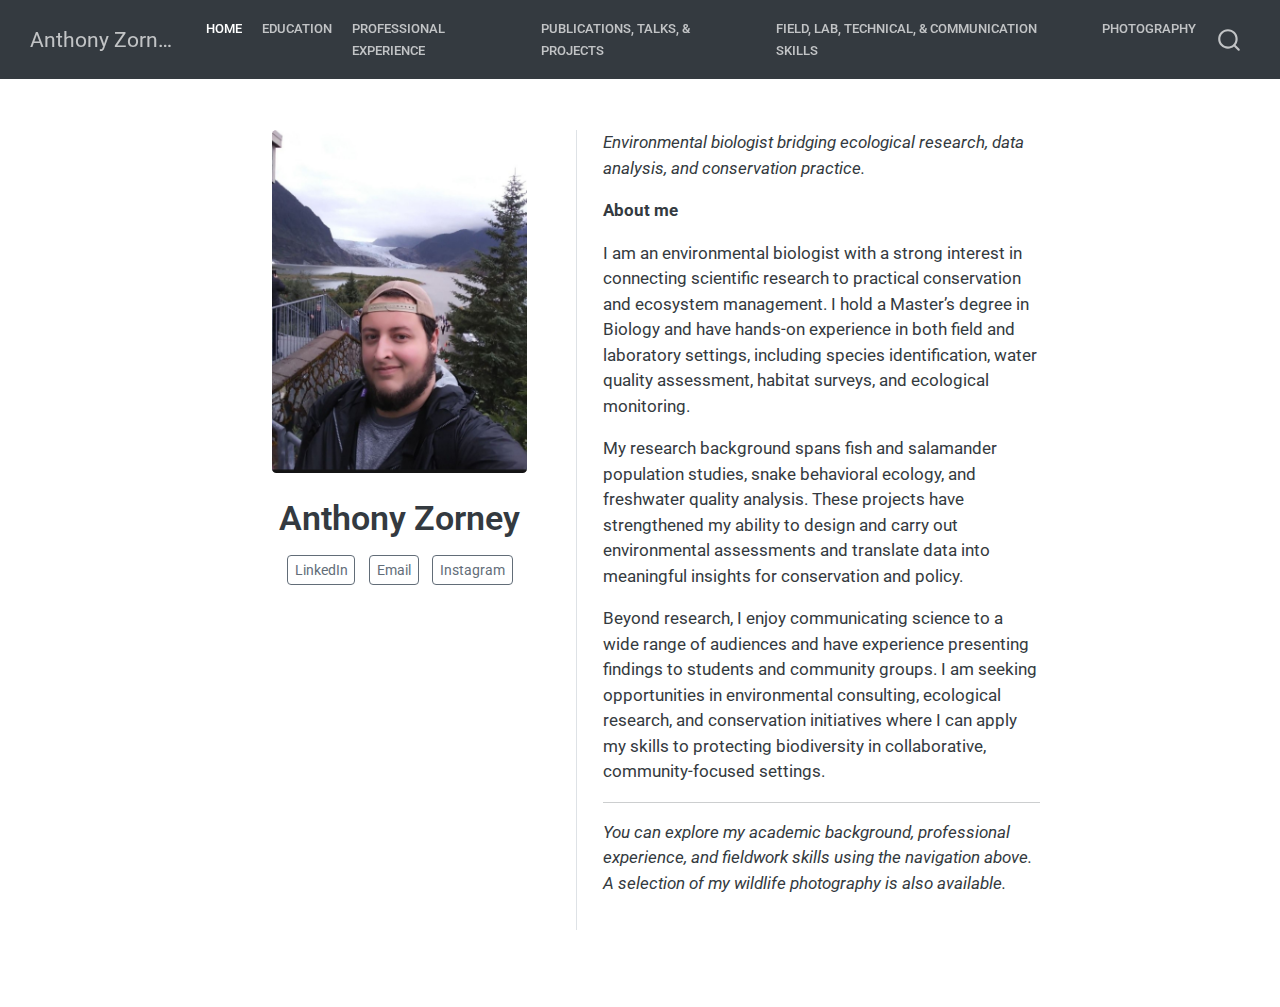
<file: docs/index.html>
<!DOCTYPE html>
<html xmlns="http://www.w3.org/1999/xhtml" lang="en" xml:lang="en"><head>

<meta charset="utf-8">
<meta name="generator" content="quarto-1.7.32">

<meta name="viewport" content="width=device-width, initial-scale=1.0, user-scalable=yes">


<title>Anthony Zorney</title>
<style>
code{white-space: pre-wrap;}
span.smallcaps{font-variant: small-caps;}
div.columns{display: flex; gap: min(4vw, 1.5em);}
div.column{flex: auto; overflow-x: auto;}
div.hanging-indent{margin-left: 1.5em; text-indent: -1.5em;}
ul.task-list{list-style: none;}
ul.task-list li input[type="checkbox"] {
  width: 0.8em;
  margin: 0 0.8em 0.2em -1em; /* quarto-specific, see https://github.com/quarto-dev/quarto-cli/issues/4556 */ 
  vertical-align: middle;
}
</style>


<script src="site_libs/quarto-nav/quarto-nav.js"></script>
<script src="site_libs/quarto-nav/headroom.min.js"></script>
<script src="site_libs/clipboard/clipboard.min.js"></script>
<script src="site_libs/quarto-search/autocomplete.umd.js"></script>
<script src="site_libs/quarto-search/fuse.min.js"></script>
<script src="site_libs/quarto-search/quarto-search.js"></script>
<meta name="quarto:offset" content="./">
<link href="./photos/favicon.png" rel="icon" type="image/png">
<script src="site_libs/quarto-html/quarto.js" type="module"></script>
<script src="site_libs/quarto-html/tabsets/tabsets.js" type="module"></script>
<script src="site_libs/quarto-html/popper.min.js"></script>
<script src="site_libs/quarto-html/tippy.umd.min.js"></script>
<link href="site_libs/quarto-html/tippy.css" rel="stylesheet">
<link href="site_libs/quarto-html/quarto-syntax-highlighting-37eea08aefeeee20ff55810ff984fec1.css" rel="stylesheet" id="quarto-text-highlighting-styles">
<script src="site_libs/bootstrap/bootstrap.min.js"></script>
<link href="site_libs/bootstrap/bootstrap-icons.css" rel="stylesheet">
<link href="site_libs/bootstrap/bootstrap-e83117e711fad372bcb8c8022997a9a8.min.css" rel="stylesheet" append-hash="true" id="quarto-bootstrap" data-mode="light">
<script id="quarto-search-options" type="application/json">{
  "location": "navbar",
  "copy-button": false,
  "collapse-after": 3,
  "panel-placement": "end",
  "type": "overlay",
  "limit": 50,
  "keyboard-shortcut": [
    "f",
    "/",
    "s"
  ],
  "show-item-context": false,
  "language": {
    "search-no-results-text": "No results",
    "search-matching-documents-text": "matching documents",
    "search-copy-link-title": "Copy link to search",
    "search-hide-matches-text": "Hide additional matches",
    "search-more-match-text": "more match in this document",
    "search-more-matches-text": "more matches in this document",
    "search-clear-button-title": "Clear",
    "search-text-placeholder": "",
    "search-detached-cancel-button-title": "Cancel",
    "search-submit-button-title": "Submit",
    "search-label": "Search"
  }
}</script>


<link rel="stylesheet" href="styles.css">
</head>

<body class="nav-fixed fullcontent quarto-light">

<div id="quarto-search-results"></div>
  <header id="quarto-header" class="headroom fixed-top">
    <nav class="navbar navbar-expand-lg " data-bs-theme="dark">
      <div class="navbar-container container-fluid">
      <div class="navbar-brand-container mx-auto">
    <a class="navbar-brand" href="./index.html">
    <span class="navbar-title">Anthony Zorney</span>
    </a>
  </div>
            <div id="quarto-search" class="" title="Search"></div>
          <button class="navbar-toggler" type="button" data-bs-toggle="collapse" data-bs-target="#navbarCollapse" aria-controls="navbarCollapse" role="menu" aria-expanded="false" aria-label="Toggle navigation" onclick="if (window.quartoToggleHeadroom) { window.quartoToggleHeadroom(); }">
  <span class="navbar-toggler-icon"></span>
</button>
          <div class="collapse navbar-collapse" id="navbarCollapse">
            <ul class="navbar-nav navbar-nav-scroll me-auto">
  <li class="nav-item">
    <a class="nav-link active" href="./index.html" aria-current="page"> 
<span class="menu-text">Home</span></a>
  </li>  
  <li class="nav-item">
    <a class="nav-link" href="./education.html"> 
<span class="menu-text">Education</span></a>
  </li>  
  <li class="nav-item">
    <a class="nav-link" href="./experience.html"> 
<span class="menu-text">Professional Experience</span></a>
  </li>  
  <li class="nav-item">
    <a class="nav-link" href="./projects.html"> 
<span class="menu-text">Publications, Talks, &amp; Projects</span></a>
  </li>  
  <li class="nav-item">
    <a class="nav-link" href="./skills.html"> 
<span class="menu-text">Field, Lab, Technical, &amp; Communication Skills</span></a>
  </li>  
  <li class="nav-item">
    <a class="nav-link" href="./photography.html"> 
<span class="menu-text">Photography</span></a>
  </li>  
</ul>
          </div> <!-- /navcollapse -->
            <div class="quarto-navbar-tools">
</div>
      </div> <!-- /container-fluid -->
    </nav>
</header>
<!-- content -->
<div id="quarto-content" class="quarto-container page-columns page-rows-contents page-layout-article page-navbar">
<!-- sidebar -->
<!-- margin-sidebar -->
    
<!-- main -->
<div class="quarto-about-trestles">
  <div class="about-entity">
    <img src="photos/profile.jpg" class="about-image
  rounded " style="width: 15em;">
<header id="title-block-header" class="quarto-title-block default">
<div class="quarto-title">
<h1 class="title">Anthony Zorney</h1>
</div>
<div class="quarto-title-meta">
  </div>
</header>
    <div class="about-links">
  <a href="https://www.linkedin.com/in/anthony-zorney/" class="about-link" rel="" target="">
     <span class="about-link-text">LinkedIn</span>
  </a>
  <a href="mailto:zorney.anthony@gmail.com" class="about-link" rel="" target="">
     <span class="about-link-text">Email</span>
  </a>
  <a href="https://www.instagram.com/az_wildlife_photography" class="about-link" rel="" target="">
     <span class="about-link-text">Instagram</span>
  </a>
</div>
  </div>
  <div class="about-contents"><main class="content" id="quarto-document-content">
<p><em>Environmental biologist bridging ecological research, data analysis, and conservation practice.</em></p>
<p><strong>About me</strong></p>
<p>I am an environmental biologist with a strong interest in connecting scientific research to practical conservation and ecosystem management. I hold a Master’s degree in Biology and have hands-on experience in both field and laboratory settings, including species identification, water quality assessment, habitat surveys, and ecological monitoring.</p>
<p>My research background spans fish and salamander population studies, snake behavioral ecology, and freshwater quality analysis. These projects have strengthened my ability to design and carry out environmental assessments and translate data into meaningful insights for conservation and policy.</p>
<p>Beyond research, I enjoy communicating science to a wide range of audiences and have experience presenting findings to students and community groups. I am seeking opportunities in environmental consulting, ecological research, and conservation initiatives where I can apply my skills to protecting biodiversity in collaborative, community-focused settings.</p>
<hr>
<p><em>You can explore my academic background, professional experience, and fieldwork skills using the navigation above. A selection of my wildlife photography is also available.</em></p>


</main></div>
</div>
 <!-- /main -->
<script id="quarto-html-after-body" type="application/javascript">
  window.document.addEventListener("DOMContentLoaded", function (event) {
    const isCodeAnnotation = (el) => {
      for (const clz of el.classList) {
        if (clz.startsWith('code-annotation-')) {                     
          return true;
        }
      }
      return false;
    }
    const onCopySuccess = function(e) {
      // button target
      const button = e.trigger;
      // don't keep focus
      button.blur();
      // flash "checked"
      button.classList.add('code-copy-button-checked');
      var currentTitle = button.getAttribute("title");
      button.setAttribute("title", "Copied!");
      let tooltip;
      if (window.bootstrap) {
        button.setAttribute("data-bs-toggle", "tooltip");
        button.setAttribute("data-bs-placement", "left");
        button.setAttribute("data-bs-title", "Copied!");
        tooltip = new bootstrap.Tooltip(button, 
          { trigger: "manual", 
            customClass: "code-copy-button-tooltip",
            offset: [0, -8]});
        tooltip.show();    
      }
      setTimeout(function() {
        if (tooltip) {
          tooltip.hide();
          button.removeAttribute("data-bs-title");
          button.removeAttribute("data-bs-toggle");
          button.removeAttribute("data-bs-placement");
        }
        button.setAttribute("title", currentTitle);
        button.classList.remove('code-copy-button-checked');
      }, 1000);
      // clear code selection
      e.clearSelection();
    }
    const getTextToCopy = function(trigger) {
        const codeEl = trigger.previousElementSibling.cloneNode(true);
        for (const childEl of codeEl.children) {
          if (isCodeAnnotation(childEl)) {
            childEl.remove();
          }
        }
        return codeEl.innerText;
    }
    const clipboard = new window.ClipboardJS('.code-copy-button:not([data-in-quarto-modal])', {
      text: getTextToCopy
    });
    clipboard.on('success', onCopySuccess);
    if (window.document.getElementById('quarto-embedded-source-code-modal')) {
      const clipboardModal = new window.ClipboardJS('.code-copy-button[data-in-quarto-modal]', {
        text: getTextToCopy,
        container: window.document.getElementById('quarto-embedded-source-code-modal')
      });
      clipboardModal.on('success', onCopySuccess);
    }
      var localhostRegex = new RegExp(/^(?:http|https):\/\/localhost\:?[0-9]*\//);
      var mailtoRegex = new RegExp(/^mailto:/);
        var filterRegex = new RegExp('/' + window.location.host + '/');
      var isInternal = (href) => {
          return filterRegex.test(href) || localhostRegex.test(href) || mailtoRegex.test(href);
      }
      // Inspect non-navigation links and adorn them if external
     var links = window.document.querySelectorAll('a[href]:not(.nav-link):not(.navbar-brand):not(.toc-action):not(.sidebar-link):not(.sidebar-item-toggle):not(.pagination-link):not(.no-external):not([aria-hidden]):not(.dropdown-item):not(.quarto-navigation-tool):not(.about-link)');
      for (var i=0; i<links.length; i++) {
        const link = links[i];
        if (!isInternal(link.href)) {
          // undo the damage that might have been done by quarto-nav.js in the case of
          // links that we want to consider external
          if (link.dataset.originalHref !== undefined) {
            link.href = link.dataset.originalHref;
          }
        }
      }
    function tippyHover(el, contentFn, onTriggerFn, onUntriggerFn) {
      const config = {
        allowHTML: true,
        maxWidth: 500,
        delay: 100,
        arrow: false,
        appendTo: function(el) {
            return el.parentElement;
        },
        interactive: true,
        interactiveBorder: 10,
        theme: 'quarto',
        placement: 'bottom-start',
      };
      if (contentFn) {
        config.content = contentFn;
      }
      if (onTriggerFn) {
        config.onTrigger = onTriggerFn;
      }
      if (onUntriggerFn) {
        config.onUntrigger = onUntriggerFn;
      }
      window.tippy(el, config); 
    }
    const noterefs = window.document.querySelectorAll('a[role="doc-noteref"]');
    for (var i=0; i<noterefs.length; i++) {
      const ref = noterefs[i];
      tippyHover(ref, function() {
        // use id or data attribute instead here
        let href = ref.getAttribute('data-footnote-href') || ref.getAttribute('href');
        try { href = new URL(href).hash; } catch {}
        const id = href.replace(/^#\/?/, "");
        const note = window.document.getElementById(id);
        if (note) {
          return note.innerHTML;
        } else {
          return "";
        }
      });
    }
    const xrefs = window.document.querySelectorAll('a.quarto-xref');
    const processXRef = (id, note) => {
      // Strip column container classes
      const stripColumnClz = (el) => {
        el.classList.remove("page-full", "page-columns");
        if (el.children) {
          for (const child of el.children) {
            stripColumnClz(child);
          }
        }
      }
      stripColumnClz(note)
      if (id === null || id.startsWith('sec-')) {
        // Special case sections, only their first couple elements
        const container = document.createElement("div");
        if (note.children && note.children.length > 2) {
          container.appendChild(note.children[0].cloneNode(true));
          for (let i = 1; i < note.children.length; i++) {
            const child = note.children[i];
            if (child.tagName === "P" && child.innerText === "") {
              continue;
            } else {
              container.appendChild(child.cloneNode(true));
              break;
            }
          }
          if (window.Quarto?.typesetMath) {
            window.Quarto.typesetMath(container);
          }
          return container.innerHTML
        } else {
          if (window.Quarto?.typesetMath) {
            window.Quarto.typesetMath(note);
          }
          return note.innerHTML;
        }
      } else {
        // Remove any anchor links if they are present
        const anchorLink = note.querySelector('a.anchorjs-link');
        if (anchorLink) {
          anchorLink.remove();
        }
        if (window.Quarto?.typesetMath) {
          window.Quarto.typesetMath(note);
        }
        if (note.classList.contains("callout")) {
          return note.outerHTML;
        } else {
          return note.innerHTML;
        }
      }
    }
    for (var i=0; i<xrefs.length; i++) {
      const xref = xrefs[i];
      tippyHover(xref, undefined, function(instance) {
        instance.disable();
        let url = xref.getAttribute('href');
        let hash = undefined; 
        if (url.startsWith('#')) {
          hash = url;
        } else {
          try { hash = new URL(url).hash; } catch {}
        }
        if (hash) {
          const id = hash.replace(/^#\/?/, "");
          const note = window.document.getElementById(id);
          if (note !== null) {
            try {
              const html = processXRef(id, note.cloneNode(true));
              instance.setContent(html);
            } finally {
              instance.enable();
              instance.show();
            }
          } else {
            // See if we can fetch this
            fetch(url.split('#')[0])
            .then(res => res.text())
            .then(html => {
              const parser = new DOMParser();
              const htmlDoc = parser.parseFromString(html, "text/html");
              const note = htmlDoc.getElementById(id);
              if (note !== null) {
                const html = processXRef(id, note);
                instance.setContent(html);
              } 
            }).finally(() => {
              instance.enable();
              instance.show();
            });
          }
        } else {
          // See if we can fetch a full url (with no hash to target)
          // This is a special case and we should probably do some content thinning / targeting
          fetch(url)
          .then(res => res.text())
          .then(html => {
            const parser = new DOMParser();
            const htmlDoc = parser.parseFromString(html, "text/html");
            const note = htmlDoc.querySelector('main.content');
            if (note !== null) {
              // This should only happen for chapter cross references
              // (since there is no id in the URL)
              // remove the first header
              if (note.children.length > 0 && note.children[0].tagName === "HEADER") {
                note.children[0].remove();
              }
              const html = processXRef(null, note);
              instance.setContent(html);
            } 
          }).finally(() => {
            instance.enable();
            instance.show();
          });
        }
      }, function(instance) {
      });
    }
        let selectedAnnoteEl;
        const selectorForAnnotation = ( cell, annotation) => {
          let cellAttr = 'data-code-cell="' + cell + '"';
          let lineAttr = 'data-code-annotation="' +  annotation + '"';
          const selector = 'span[' + cellAttr + '][' + lineAttr + ']';
          return selector;
        }
        const selectCodeLines = (annoteEl) => {
          const doc = window.document;
          const targetCell = annoteEl.getAttribute("data-target-cell");
          const targetAnnotation = annoteEl.getAttribute("data-target-annotation");
          const annoteSpan = window.document.querySelector(selectorForAnnotation(targetCell, targetAnnotation));
          const lines = annoteSpan.getAttribute("data-code-lines").split(",");
          const lineIds = lines.map((line) => {
            return targetCell + "-" + line;
          })
          let top = null;
          let height = null;
          let parent = null;
          if (lineIds.length > 0) {
              //compute the position of the single el (top and bottom and make a div)
              const el = window.document.getElementById(lineIds[0]);
              top = el.offsetTop;
              height = el.offsetHeight;
              parent = el.parentElement.parentElement;
            if (lineIds.length > 1) {
              const lastEl = window.document.getElementById(lineIds[lineIds.length - 1]);
              const bottom = lastEl.offsetTop + lastEl.offsetHeight;
              height = bottom - top;
            }
            if (top !== null && height !== null && parent !== null) {
              // cook up a div (if necessary) and position it 
              let div = window.document.getElementById("code-annotation-line-highlight");
              if (div === null) {
                div = window.document.createElement("div");
                div.setAttribute("id", "code-annotation-line-highlight");
                div.style.position = 'absolute';
                parent.appendChild(div);
              }
              div.style.top = top - 2 + "px";
              div.style.height = height + 4 + "px";
              div.style.left = 0;
              let gutterDiv = window.document.getElementById("code-annotation-line-highlight-gutter");
              if (gutterDiv === null) {
                gutterDiv = window.document.createElement("div");
                gutterDiv.setAttribute("id", "code-annotation-line-highlight-gutter");
                gutterDiv.style.position = 'absolute';
                const codeCell = window.document.getElementById(targetCell);
                const gutter = codeCell.querySelector('.code-annotation-gutter');
                gutter.appendChild(gutterDiv);
              }
              gutterDiv.style.top = top - 2 + "px";
              gutterDiv.style.height = height + 4 + "px";
            }
            selectedAnnoteEl = annoteEl;
          }
        };
        const unselectCodeLines = () => {
          const elementsIds = ["code-annotation-line-highlight", "code-annotation-line-highlight-gutter"];
          elementsIds.forEach((elId) => {
            const div = window.document.getElementById(elId);
            if (div) {
              div.remove();
            }
          });
          selectedAnnoteEl = undefined;
        };
          // Handle positioning of the toggle
      window.addEventListener(
        "resize",
        throttle(() => {
          elRect = undefined;
          if (selectedAnnoteEl) {
            selectCodeLines(selectedAnnoteEl);
          }
        }, 10)
      );
      function throttle(fn, ms) {
      let throttle = false;
      let timer;
        return (...args) => {
          if(!throttle) { // first call gets through
              fn.apply(this, args);
              throttle = true;
          } else { // all the others get throttled
              if(timer) clearTimeout(timer); // cancel #2
              timer = setTimeout(() => {
                fn.apply(this, args);
                timer = throttle = false;
              }, ms);
          }
        };
      }
        // Attach click handler to the DT
        const annoteDls = window.document.querySelectorAll('dt[data-target-cell]');
        for (const annoteDlNode of annoteDls) {
          annoteDlNode.addEventListener('click', (event) => {
            const clickedEl = event.target;
            if (clickedEl !== selectedAnnoteEl) {
              unselectCodeLines();
              const activeEl = window.document.querySelector('dt[data-target-cell].code-annotation-active');
              if (activeEl) {
                activeEl.classList.remove('code-annotation-active');
              }
              selectCodeLines(clickedEl);
              clickedEl.classList.add('code-annotation-active');
            } else {
              // Unselect the line
              unselectCodeLines();
              clickedEl.classList.remove('code-annotation-active');
            }
          });
        }
    const findCites = (el) => {
      const parentEl = el.parentElement;
      if (parentEl) {
        const cites = parentEl.dataset.cites;
        if (cites) {
          return {
            el,
            cites: cites.split(' ')
          };
        } else {
          return findCites(el.parentElement)
        }
      } else {
        return undefined;
      }
    };
    var bibliorefs = window.document.querySelectorAll('a[role="doc-biblioref"]');
    for (var i=0; i<bibliorefs.length; i++) {
      const ref = bibliorefs[i];
      const citeInfo = findCites(ref);
      if (citeInfo) {
        tippyHover(citeInfo.el, function() {
          var popup = window.document.createElement('div');
          citeInfo.cites.forEach(function(cite) {
            var citeDiv = window.document.createElement('div');
            citeDiv.classList.add('hanging-indent');
            citeDiv.classList.add('csl-entry');
            var biblioDiv = window.document.getElementById('ref-' + cite);
            if (biblioDiv) {
              citeDiv.innerHTML = biblioDiv.innerHTML;
            }
            popup.appendChild(citeDiv);
          });
          return popup.innerHTML;
        });
      }
    }
  });
  </script>
</div> <!-- /content -->




</body></html>
</file>
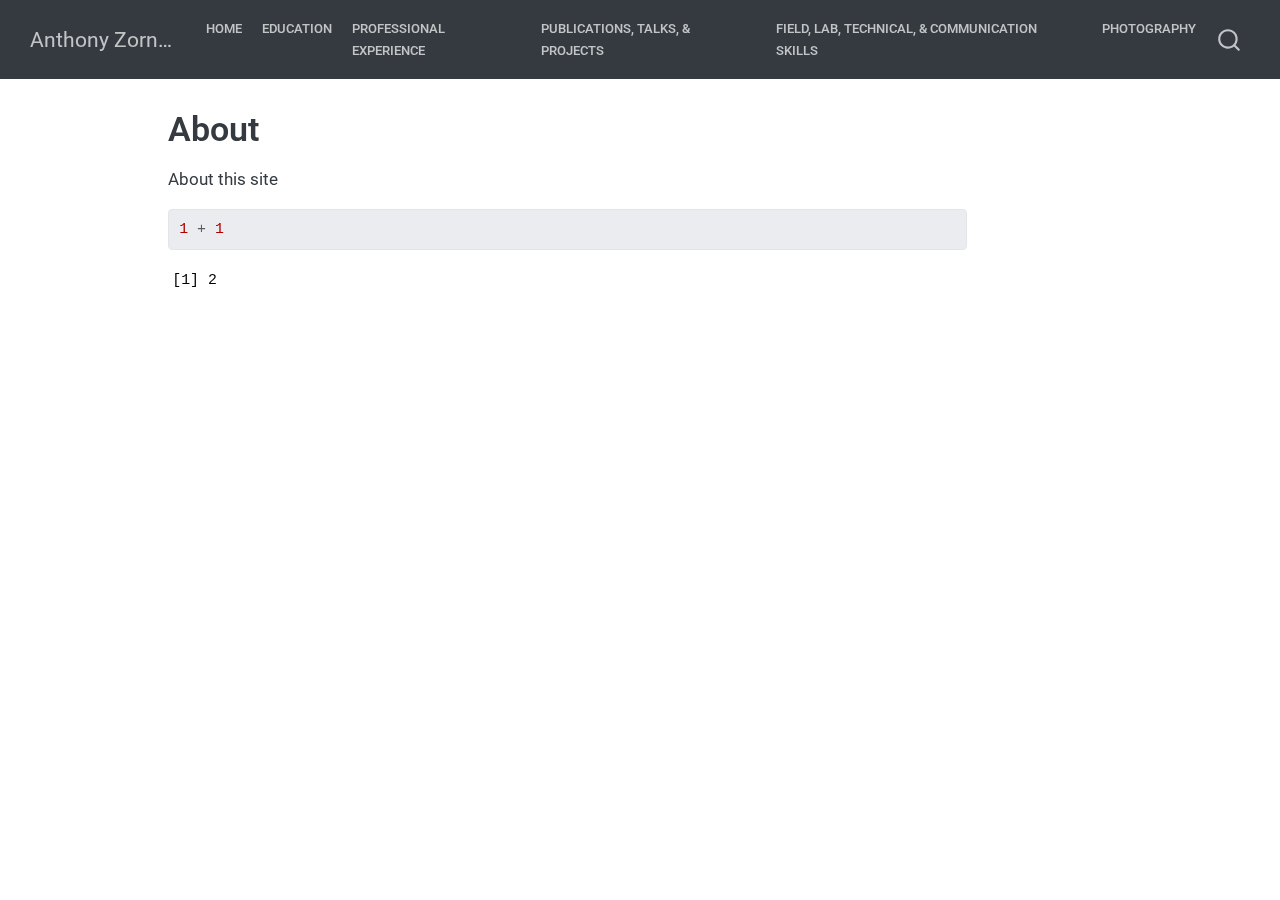
<file: docs/about.html>
<!DOCTYPE html>
<html xmlns="http://www.w3.org/1999/xhtml" lang="en" xml:lang="en"><head>

<meta charset="utf-8">
<meta name="generator" content="quarto-1.7.32">

<meta name="viewport" content="width=device-width, initial-scale=1.0, user-scalable=yes">


<title>About – Anthony Zorney</title>
<style>
code{white-space: pre-wrap;}
span.smallcaps{font-variant: small-caps;}
div.columns{display: flex; gap: min(4vw, 1.5em);}
div.column{flex: auto; overflow-x: auto;}
div.hanging-indent{margin-left: 1.5em; text-indent: -1.5em;}
ul.task-list{list-style: none;}
ul.task-list li input[type="checkbox"] {
  width: 0.8em;
  margin: 0 0.8em 0.2em -1em; /* quarto-specific, see https://github.com/quarto-dev/quarto-cli/issues/4556 */ 
  vertical-align: middle;
}
/* CSS for syntax highlighting */
html { -webkit-text-size-adjust: 100%; }
pre > code.sourceCode { white-space: pre; position: relative; }
pre > code.sourceCode > span { display: inline-block; line-height: 1.25; }
pre > code.sourceCode > span:empty { height: 1.2em; }
.sourceCode { overflow: visible; }
code.sourceCode > span { color: inherit; text-decoration: inherit; }
div.sourceCode { margin: 1em 0; }
pre.sourceCode { margin: 0; }
@media screen {
div.sourceCode { overflow: auto; }
}
@media print {
pre > code.sourceCode { white-space: pre-wrap; }
pre > code.sourceCode > span { text-indent: -5em; padding-left: 5em; }
}
pre.numberSource code
  { counter-reset: source-line 0; }
pre.numberSource code > span
  { position: relative; left: -4em; counter-increment: source-line; }
pre.numberSource code > span > a:first-child::before
  { content: counter(source-line);
    position: relative; left: -1em; text-align: right; vertical-align: baseline;
    border: none; display: inline-block;
    -webkit-touch-callout: none; -webkit-user-select: none;
    -khtml-user-select: none; -moz-user-select: none;
    -ms-user-select: none; user-select: none;
    padding: 0 4px; width: 4em;
  }
pre.numberSource { margin-left: 3em;  padding-left: 4px; }
div.sourceCode
  {   }
@media screen {
pre > code.sourceCode > span > a:first-child::before { text-decoration: underline; }
}
</style>


<script src="site_libs/quarto-nav/quarto-nav.js"></script>
<script src="site_libs/quarto-nav/headroom.min.js"></script>
<script src="site_libs/clipboard/clipboard.min.js"></script>
<script src="site_libs/quarto-search/autocomplete.umd.js"></script>
<script src="site_libs/quarto-search/fuse.min.js"></script>
<script src="site_libs/quarto-search/quarto-search.js"></script>
<meta name="quarto:offset" content="./">
<link href="./photos/favicon.png" rel="icon" type="image/png">
<script src="site_libs/quarto-html/quarto.js" type="module"></script>
<script src="site_libs/quarto-html/tabsets/tabsets.js" type="module"></script>
<script src="site_libs/quarto-html/popper.min.js"></script>
<script src="site_libs/quarto-html/tippy.umd.min.js"></script>
<script src="site_libs/quarto-html/anchor.min.js"></script>
<link href="site_libs/quarto-html/tippy.css" rel="stylesheet">
<link href="site_libs/quarto-html/quarto-syntax-highlighting-37eea08aefeeee20ff55810ff984fec1.css" rel="stylesheet" id="quarto-text-highlighting-styles">
<script src="site_libs/bootstrap/bootstrap.min.js"></script>
<link href="site_libs/bootstrap/bootstrap-icons.css" rel="stylesheet">
<link href="site_libs/bootstrap/bootstrap-e83117e711fad372bcb8c8022997a9a8.min.css" rel="stylesheet" append-hash="true" id="quarto-bootstrap" data-mode="light">
<script id="quarto-search-options" type="application/json">{
  "location": "navbar",
  "copy-button": false,
  "collapse-after": 3,
  "panel-placement": "end",
  "type": "overlay",
  "limit": 50,
  "keyboard-shortcut": [
    "f",
    "/",
    "s"
  ],
  "show-item-context": false,
  "language": {
    "search-no-results-text": "No results",
    "search-matching-documents-text": "matching documents",
    "search-copy-link-title": "Copy link to search",
    "search-hide-matches-text": "Hide additional matches",
    "search-more-match-text": "more match in this document",
    "search-more-matches-text": "more matches in this document",
    "search-clear-button-title": "Clear",
    "search-text-placeholder": "",
    "search-detached-cancel-button-title": "Cancel",
    "search-submit-button-title": "Submit",
    "search-label": "Search"
  }
}</script>


<link rel="stylesheet" href="styles.css">
</head>

<body class="nav-fixed quarto-light">

<div id="quarto-search-results"></div>
  <header id="quarto-header" class="headroom fixed-top">
    <nav class="navbar navbar-expand-lg " data-bs-theme="dark">
      <div class="navbar-container container-fluid">
      <div class="navbar-brand-container mx-auto">
    <a class="navbar-brand" href="./index.html">
    <span class="navbar-title">Anthony Zorney</span>
    </a>
  </div>
            <div id="quarto-search" class="" title="Search"></div>
          <button class="navbar-toggler" type="button" data-bs-toggle="collapse" data-bs-target="#navbarCollapse" aria-controls="navbarCollapse" role="menu" aria-expanded="false" aria-label="Toggle navigation" onclick="if (window.quartoToggleHeadroom) { window.quartoToggleHeadroom(); }">
  <span class="navbar-toggler-icon"></span>
</button>
          <div class="collapse navbar-collapse" id="navbarCollapse">
            <ul class="navbar-nav navbar-nav-scroll me-auto">
  <li class="nav-item">
    <a class="nav-link" href="./index.html"> 
<span class="menu-text">Home</span></a>
  </li>  
  <li class="nav-item">
    <a class="nav-link" href="./education.html"> 
<span class="menu-text">Education</span></a>
  </li>  
  <li class="nav-item">
    <a class="nav-link" href="./experience.html"> 
<span class="menu-text">Professional Experience</span></a>
  </li>  
  <li class="nav-item">
    <a class="nav-link" href="./projects.html"> 
<span class="menu-text">Publications, Talks, &amp; Projects</span></a>
  </li>  
  <li class="nav-item">
    <a class="nav-link" href="./skills.html"> 
<span class="menu-text">Field, Lab, Technical, &amp; Communication Skills</span></a>
  </li>  
  <li class="nav-item">
    <a class="nav-link" href="./photography.html"> 
<span class="menu-text">Photography</span></a>
  </li>  
</ul>
          </div> <!-- /navcollapse -->
            <div class="quarto-navbar-tools">
</div>
      </div> <!-- /container-fluid -->
    </nav>
</header>
<!-- content -->
<div id="quarto-content" class="quarto-container page-columns page-rows-contents page-layout-article page-navbar">
<!-- sidebar -->
<!-- margin-sidebar -->
    <div id="quarto-margin-sidebar" class="sidebar margin-sidebar zindex-bottom">
        
    </div>
<!-- main -->
<main class="content" id="quarto-document-content">

<header id="title-block-header" class="quarto-title-block default">
<div class="quarto-title">
<h1 class="title">About</h1>
</div>



<div class="quarto-title-meta">

    
  
    
  </div>
  


</header>


<p>About this site</p>
<div class="cell">
<div class="sourceCode cell-code" id="cb1"><pre class="sourceCode r code-with-copy"><code class="sourceCode r"><span id="cb1-1"><a href="#cb1-1" aria-hidden="true" tabindex="-1"></a><span class="dv">1</span> <span class="sc">+</span> <span class="dv">1</span></span></code><button title="Copy to Clipboard" class="code-copy-button"><i class="bi"></i></button></pre></div>
<div class="cell-output cell-output-stdout">
<pre><code>[1] 2</code></pre>
</div>
</div>



</main> <!-- /main -->
<script id="quarto-html-after-body" type="application/javascript">
  window.document.addEventListener("DOMContentLoaded", function (event) {
    const icon = "";
    const anchorJS = new window.AnchorJS();
    anchorJS.options = {
      placement: 'right',
      icon: icon
    };
    anchorJS.add('.anchored');
    const isCodeAnnotation = (el) => {
      for (const clz of el.classList) {
        if (clz.startsWith('code-annotation-')) {                     
          return true;
        }
      }
      return false;
    }
    const onCopySuccess = function(e) {
      // button target
      const button = e.trigger;
      // don't keep focus
      button.blur();
      // flash "checked"
      button.classList.add('code-copy-button-checked');
      var currentTitle = button.getAttribute("title");
      button.setAttribute("title", "Copied!");
      let tooltip;
      if (window.bootstrap) {
        button.setAttribute("data-bs-toggle", "tooltip");
        button.setAttribute("data-bs-placement", "left");
        button.setAttribute("data-bs-title", "Copied!");
        tooltip = new bootstrap.Tooltip(button, 
          { trigger: "manual", 
            customClass: "code-copy-button-tooltip",
            offset: [0, -8]});
        tooltip.show();    
      }
      setTimeout(function() {
        if (tooltip) {
          tooltip.hide();
          button.removeAttribute("data-bs-title");
          button.removeAttribute("data-bs-toggle");
          button.removeAttribute("data-bs-placement");
        }
        button.setAttribute("title", currentTitle);
        button.classList.remove('code-copy-button-checked');
      }, 1000);
      // clear code selection
      e.clearSelection();
    }
    const getTextToCopy = function(trigger) {
        const codeEl = trigger.previousElementSibling.cloneNode(true);
        for (const childEl of codeEl.children) {
          if (isCodeAnnotation(childEl)) {
            childEl.remove();
          }
        }
        return codeEl.innerText;
    }
    const clipboard = new window.ClipboardJS('.code-copy-button:not([data-in-quarto-modal])', {
      text: getTextToCopy
    });
    clipboard.on('success', onCopySuccess);
    if (window.document.getElementById('quarto-embedded-source-code-modal')) {
      const clipboardModal = new window.ClipboardJS('.code-copy-button[data-in-quarto-modal]', {
        text: getTextToCopy,
        container: window.document.getElementById('quarto-embedded-source-code-modal')
      });
      clipboardModal.on('success', onCopySuccess);
    }
      var localhostRegex = new RegExp(/^(?:http|https):\/\/localhost\:?[0-9]*\//);
      var mailtoRegex = new RegExp(/^mailto:/);
        var filterRegex = new RegExp('/' + window.location.host + '/');
      var isInternal = (href) => {
          return filterRegex.test(href) || localhostRegex.test(href) || mailtoRegex.test(href);
      }
      // Inspect non-navigation links and adorn them if external
     var links = window.document.querySelectorAll('a[href]:not(.nav-link):not(.navbar-brand):not(.toc-action):not(.sidebar-link):not(.sidebar-item-toggle):not(.pagination-link):not(.no-external):not([aria-hidden]):not(.dropdown-item):not(.quarto-navigation-tool):not(.about-link)');
      for (var i=0; i<links.length; i++) {
        const link = links[i];
        if (!isInternal(link.href)) {
          // undo the damage that might have been done by quarto-nav.js in the case of
          // links that we want to consider external
          if (link.dataset.originalHref !== undefined) {
            link.href = link.dataset.originalHref;
          }
        }
      }
    function tippyHover(el, contentFn, onTriggerFn, onUntriggerFn) {
      const config = {
        allowHTML: true,
        maxWidth: 500,
        delay: 100,
        arrow: false,
        appendTo: function(el) {
            return el.parentElement;
        },
        interactive: true,
        interactiveBorder: 10,
        theme: 'quarto',
        placement: 'bottom-start',
      };
      if (contentFn) {
        config.content = contentFn;
      }
      if (onTriggerFn) {
        config.onTrigger = onTriggerFn;
      }
      if (onUntriggerFn) {
        config.onUntrigger = onUntriggerFn;
      }
      window.tippy(el, config); 
    }
    const noterefs = window.document.querySelectorAll('a[role="doc-noteref"]');
    for (var i=0; i<noterefs.length; i++) {
      const ref = noterefs[i];
      tippyHover(ref, function() {
        // use id or data attribute instead here
        let href = ref.getAttribute('data-footnote-href') || ref.getAttribute('href');
        try { href = new URL(href).hash; } catch {}
        const id = href.replace(/^#\/?/, "");
        const note = window.document.getElementById(id);
        if (note) {
          return note.innerHTML;
        } else {
          return "";
        }
      });
    }
    const xrefs = window.document.querySelectorAll('a.quarto-xref');
    const processXRef = (id, note) => {
      // Strip column container classes
      const stripColumnClz = (el) => {
        el.classList.remove("page-full", "page-columns");
        if (el.children) {
          for (const child of el.children) {
            stripColumnClz(child);
          }
        }
      }
      stripColumnClz(note)
      if (id === null || id.startsWith('sec-')) {
        // Special case sections, only their first couple elements
        const container = document.createElement("div");
        if (note.children && note.children.length > 2) {
          container.appendChild(note.children[0].cloneNode(true));
          for (let i = 1; i < note.children.length; i++) {
            const child = note.children[i];
            if (child.tagName === "P" && child.innerText === "") {
              continue;
            } else {
              container.appendChild(child.cloneNode(true));
              break;
            }
          }
          if (window.Quarto?.typesetMath) {
            window.Quarto.typesetMath(container);
          }
          return container.innerHTML
        } else {
          if (window.Quarto?.typesetMath) {
            window.Quarto.typesetMath(note);
          }
          return note.innerHTML;
        }
      } else {
        // Remove any anchor links if they are present
        const anchorLink = note.querySelector('a.anchorjs-link');
        if (anchorLink) {
          anchorLink.remove();
        }
        if (window.Quarto?.typesetMath) {
          window.Quarto.typesetMath(note);
        }
        if (note.classList.contains("callout")) {
          return note.outerHTML;
        } else {
          return note.innerHTML;
        }
      }
    }
    for (var i=0; i<xrefs.length; i++) {
      const xref = xrefs[i];
      tippyHover(xref, undefined, function(instance) {
        instance.disable();
        let url = xref.getAttribute('href');
        let hash = undefined; 
        if (url.startsWith('#')) {
          hash = url;
        } else {
          try { hash = new URL(url).hash; } catch {}
        }
        if (hash) {
          const id = hash.replace(/^#\/?/, "");
          const note = window.document.getElementById(id);
          if (note !== null) {
            try {
              const html = processXRef(id, note.cloneNode(true));
              instance.setContent(html);
            } finally {
              instance.enable();
              instance.show();
            }
          } else {
            // See if we can fetch this
            fetch(url.split('#')[0])
            .then(res => res.text())
            .then(html => {
              const parser = new DOMParser();
              const htmlDoc = parser.parseFromString(html, "text/html");
              const note = htmlDoc.getElementById(id);
              if (note !== null) {
                const html = processXRef(id, note);
                instance.setContent(html);
              } 
            }).finally(() => {
              instance.enable();
              instance.show();
            });
          }
        } else {
          // See if we can fetch a full url (with no hash to target)
          // This is a special case and we should probably do some content thinning / targeting
          fetch(url)
          .then(res => res.text())
          .then(html => {
            const parser = new DOMParser();
            const htmlDoc = parser.parseFromString(html, "text/html");
            const note = htmlDoc.querySelector('main.content');
            if (note !== null) {
              // This should only happen for chapter cross references
              // (since there is no id in the URL)
              // remove the first header
              if (note.children.length > 0 && note.children[0].tagName === "HEADER") {
                note.children[0].remove();
              }
              const html = processXRef(null, note);
              instance.setContent(html);
            } 
          }).finally(() => {
            instance.enable();
            instance.show();
          });
        }
      }, function(instance) {
      });
    }
        let selectedAnnoteEl;
        const selectorForAnnotation = ( cell, annotation) => {
          let cellAttr = 'data-code-cell="' + cell + '"';
          let lineAttr = 'data-code-annotation="' +  annotation + '"';
          const selector = 'span[' + cellAttr + '][' + lineAttr + ']';
          return selector;
        }
        const selectCodeLines = (annoteEl) => {
          const doc = window.document;
          const targetCell = annoteEl.getAttribute("data-target-cell");
          const targetAnnotation = annoteEl.getAttribute("data-target-annotation");
          const annoteSpan = window.document.querySelector(selectorForAnnotation(targetCell, targetAnnotation));
          const lines = annoteSpan.getAttribute("data-code-lines").split(",");
          const lineIds = lines.map((line) => {
            return targetCell + "-" + line;
          })
          let top = null;
          let height = null;
          let parent = null;
          if (lineIds.length > 0) {
              //compute the position of the single el (top and bottom and make a div)
              const el = window.document.getElementById(lineIds[0]);
              top = el.offsetTop;
              height = el.offsetHeight;
              parent = el.parentElement.parentElement;
            if (lineIds.length > 1) {
              const lastEl = window.document.getElementById(lineIds[lineIds.length - 1]);
              const bottom = lastEl.offsetTop + lastEl.offsetHeight;
              height = bottom - top;
            }
            if (top !== null && height !== null && parent !== null) {
              // cook up a div (if necessary) and position it 
              let div = window.document.getElementById("code-annotation-line-highlight");
              if (div === null) {
                div = window.document.createElement("div");
                div.setAttribute("id", "code-annotation-line-highlight");
                div.style.position = 'absolute';
                parent.appendChild(div);
              }
              div.style.top = top - 2 + "px";
              div.style.height = height + 4 + "px";
              div.style.left = 0;
              let gutterDiv = window.document.getElementById("code-annotation-line-highlight-gutter");
              if (gutterDiv === null) {
                gutterDiv = window.document.createElement("div");
                gutterDiv.setAttribute("id", "code-annotation-line-highlight-gutter");
                gutterDiv.style.position = 'absolute';
                const codeCell = window.document.getElementById(targetCell);
                const gutter = codeCell.querySelector('.code-annotation-gutter');
                gutter.appendChild(gutterDiv);
              }
              gutterDiv.style.top = top - 2 + "px";
              gutterDiv.style.height = height + 4 + "px";
            }
            selectedAnnoteEl = annoteEl;
          }
        };
        const unselectCodeLines = () => {
          const elementsIds = ["code-annotation-line-highlight", "code-annotation-line-highlight-gutter"];
          elementsIds.forEach((elId) => {
            const div = window.document.getElementById(elId);
            if (div) {
              div.remove();
            }
          });
          selectedAnnoteEl = undefined;
        };
          // Handle positioning of the toggle
      window.addEventListener(
        "resize",
        throttle(() => {
          elRect = undefined;
          if (selectedAnnoteEl) {
            selectCodeLines(selectedAnnoteEl);
          }
        }, 10)
      );
      function throttle(fn, ms) {
      let throttle = false;
      let timer;
        return (...args) => {
          if(!throttle) { // first call gets through
              fn.apply(this, args);
              throttle = true;
          } else { // all the others get throttled
              if(timer) clearTimeout(timer); // cancel #2
              timer = setTimeout(() => {
                fn.apply(this, args);
                timer = throttle = false;
              }, ms);
          }
        };
      }
        // Attach click handler to the DT
        const annoteDls = window.document.querySelectorAll('dt[data-target-cell]');
        for (const annoteDlNode of annoteDls) {
          annoteDlNode.addEventListener('click', (event) => {
            const clickedEl = event.target;
            if (clickedEl !== selectedAnnoteEl) {
              unselectCodeLines();
              const activeEl = window.document.querySelector('dt[data-target-cell].code-annotation-active');
              if (activeEl) {
                activeEl.classList.remove('code-annotation-active');
              }
              selectCodeLines(clickedEl);
              clickedEl.classList.add('code-annotation-active');
            } else {
              // Unselect the line
              unselectCodeLines();
              clickedEl.classList.remove('code-annotation-active');
            }
          });
        }
    const findCites = (el) => {
      const parentEl = el.parentElement;
      if (parentEl) {
        const cites = parentEl.dataset.cites;
        if (cites) {
          return {
            el,
            cites: cites.split(' ')
          };
        } else {
          return findCites(el.parentElement)
        }
      } else {
        return undefined;
      }
    };
    var bibliorefs = window.document.querySelectorAll('a[role="doc-biblioref"]');
    for (var i=0; i<bibliorefs.length; i++) {
      const ref = bibliorefs[i];
      const citeInfo = findCites(ref);
      if (citeInfo) {
        tippyHover(citeInfo.el, function() {
          var popup = window.document.createElement('div');
          citeInfo.cites.forEach(function(cite) {
            var citeDiv = window.document.createElement('div');
            citeDiv.classList.add('hanging-indent');
            citeDiv.classList.add('csl-entry');
            var biblioDiv = window.document.getElementById('ref-' + cite);
            if (biblioDiv) {
              citeDiv.innerHTML = biblioDiv.innerHTML;
            }
            popup.appendChild(citeDiv);
          });
          return popup.innerHTML;
        });
      }
    }
  });
  </script>
</div> <!-- /content -->




</body></html>
</file>
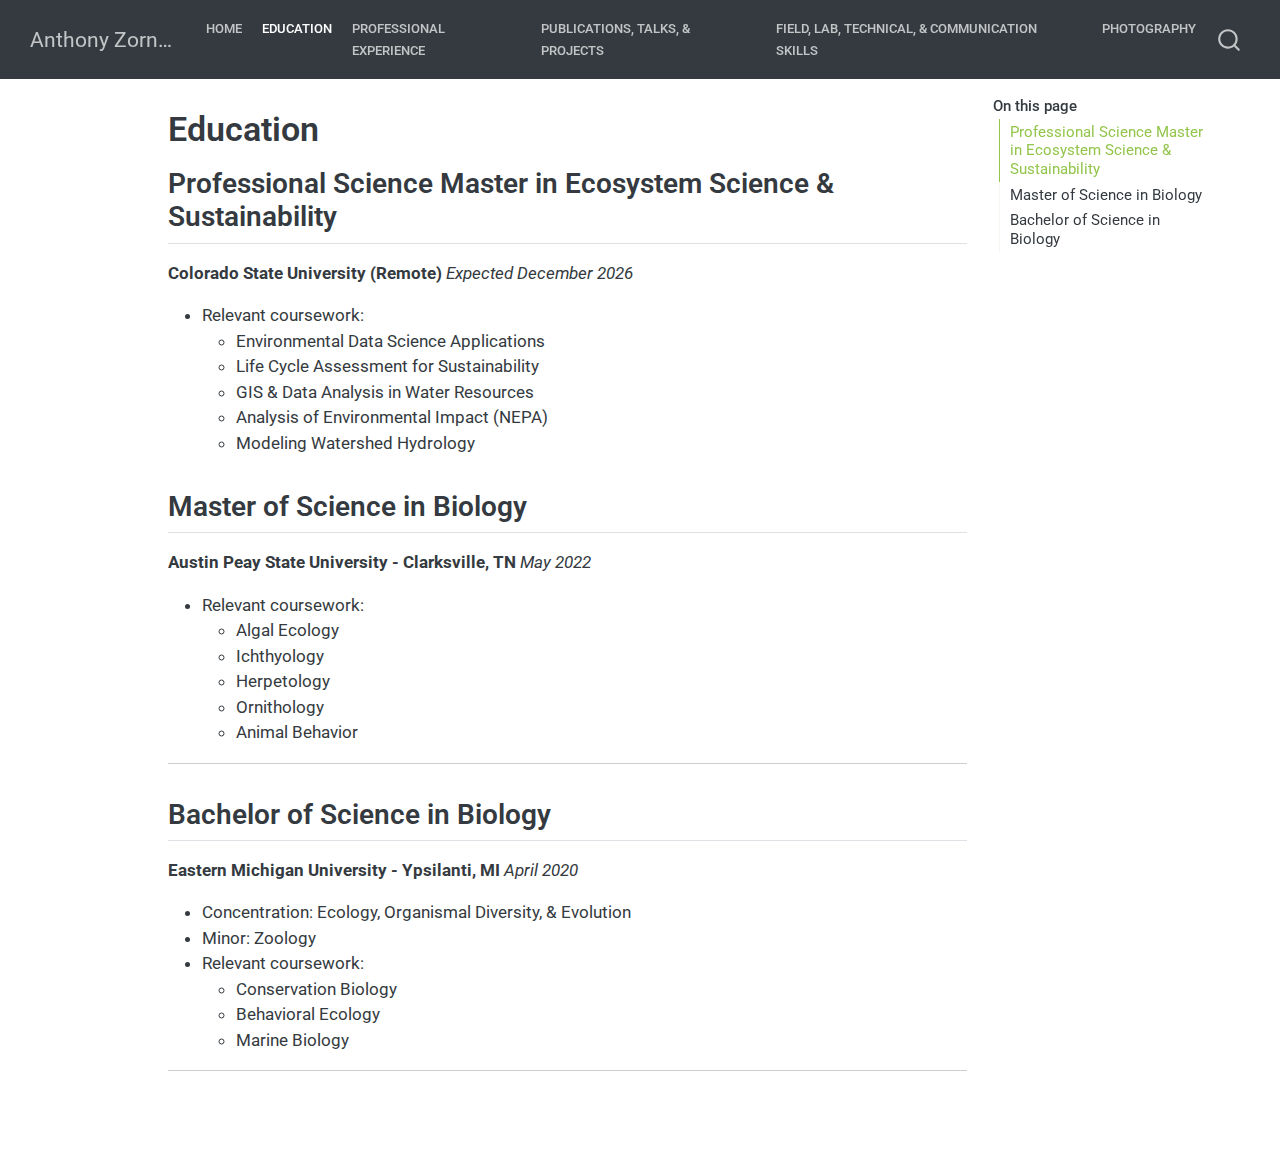
<file: docs/education.html>
<!DOCTYPE html>
<html xmlns="http://www.w3.org/1999/xhtml" lang="en" xml:lang="en"><head>

<meta charset="utf-8">
<meta name="generator" content="quarto-1.7.32">

<meta name="viewport" content="width=device-width, initial-scale=1.0, user-scalable=yes">


<title>Education – Anthony Zorney</title>
<style>
code{white-space: pre-wrap;}
span.smallcaps{font-variant: small-caps;}
div.columns{display: flex; gap: min(4vw, 1.5em);}
div.column{flex: auto; overflow-x: auto;}
div.hanging-indent{margin-left: 1.5em; text-indent: -1.5em;}
ul.task-list{list-style: none;}
ul.task-list li input[type="checkbox"] {
  width: 0.8em;
  margin: 0 0.8em 0.2em -1em; /* quarto-specific, see https://github.com/quarto-dev/quarto-cli/issues/4556 */ 
  vertical-align: middle;
}
</style>


<script src="site_libs/quarto-nav/quarto-nav.js"></script>
<script src="site_libs/quarto-nav/headroom.min.js"></script>
<script src="site_libs/clipboard/clipboard.min.js"></script>
<script src="site_libs/quarto-search/autocomplete.umd.js"></script>
<script src="site_libs/quarto-search/fuse.min.js"></script>
<script src="site_libs/quarto-search/quarto-search.js"></script>
<meta name="quarto:offset" content="./">
<link href="./photos/favicon.png" rel="icon" type="image/png">
<script src="site_libs/quarto-html/quarto.js" type="module"></script>
<script src="site_libs/quarto-html/tabsets/tabsets.js" type="module"></script>
<script src="site_libs/quarto-html/popper.min.js"></script>
<script src="site_libs/quarto-html/tippy.umd.min.js"></script>
<script src="site_libs/quarto-html/anchor.min.js"></script>
<link href="site_libs/quarto-html/tippy.css" rel="stylesheet">
<link href="site_libs/quarto-html/quarto-syntax-highlighting-37eea08aefeeee20ff55810ff984fec1.css" rel="stylesheet" id="quarto-text-highlighting-styles">
<script src="site_libs/bootstrap/bootstrap.min.js"></script>
<link href="site_libs/bootstrap/bootstrap-icons.css" rel="stylesheet">
<link href="site_libs/bootstrap/bootstrap-e83117e711fad372bcb8c8022997a9a8.min.css" rel="stylesheet" append-hash="true" id="quarto-bootstrap" data-mode="light">
<script id="quarto-search-options" type="application/json">{
  "location": "navbar",
  "copy-button": false,
  "collapse-after": 3,
  "panel-placement": "end",
  "type": "overlay",
  "limit": 50,
  "keyboard-shortcut": [
    "f",
    "/",
    "s"
  ],
  "show-item-context": false,
  "language": {
    "search-no-results-text": "No results",
    "search-matching-documents-text": "matching documents",
    "search-copy-link-title": "Copy link to search",
    "search-hide-matches-text": "Hide additional matches",
    "search-more-match-text": "more match in this document",
    "search-more-matches-text": "more matches in this document",
    "search-clear-button-title": "Clear",
    "search-text-placeholder": "",
    "search-detached-cancel-button-title": "Cancel",
    "search-submit-button-title": "Submit",
    "search-label": "Search"
  }
}</script>


<link rel="stylesheet" href="styles.css">
</head>

<body class="nav-fixed quarto-light">

<div id="quarto-search-results"></div>
  <header id="quarto-header" class="headroom fixed-top">
    <nav class="navbar navbar-expand-lg " data-bs-theme="dark">
      <div class="navbar-container container-fluid">
      <div class="navbar-brand-container mx-auto">
    <a class="navbar-brand" href="./index.html">
    <span class="navbar-title">Anthony Zorney</span>
    </a>
  </div>
            <div id="quarto-search" class="" title="Search"></div>
          <button class="navbar-toggler" type="button" data-bs-toggle="collapse" data-bs-target="#navbarCollapse" aria-controls="navbarCollapse" role="menu" aria-expanded="false" aria-label="Toggle navigation" onclick="if (window.quartoToggleHeadroom) { window.quartoToggleHeadroom(); }">
  <span class="navbar-toggler-icon"></span>
</button>
          <div class="collapse navbar-collapse" id="navbarCollapse">
            <ul class="navbar-nav navbar-nav-scroll me-auto">
  <li class="nav-item">
    <a class="nav-link" href="./index.html"> 
<span class="menu-text">Home</span></a>
  </li>  
  <li class="nav-item">
    <a class="nav-link active" href="./education.html" aria-current="page"> 
<span class="menu-text">Education</span></a>
  </li>  
  <li class="nav-item">
    <a class="nav-link" href="./experience.html"> 
<span class="menu-text">Professional Experience</span></a>
  </li>  
  <li class="nav-item">
    <a class="nav-link" href="./projects.html"> 
<span class="menu-text">Publications, Talks, &amp; Projects</span></a>
  </li>  
  <li class="nav-item">
    <a class="nav-link" href="./skills.html"> 
<span class="menu-text">Field, Lab, Technical, &amp; Communication Skills</span></a>
  </li>  
  <li class="nav-item">
    <a class="nav-link" href="./photography.html"> 
<span class="menu-text">Photography</span></a>
  </li>  
</ul>
          </div> <!-- /navcollapse -->
            <div class="quarto-navbar-tools">
</div>
      </div> <!-- /container-fluid -->
    </nav>
</header>
<!-- content -->
<div id="quarto-content" class="quarto-container page-columns page-rows-contents page-layout-article page-navbar">
<!-- sidebar -->
<!-- margin-sidebar -->
    <div id="quarto-margin-sidebar" class="sidebar margin-sidebar">
        <nav id="TOC" role="doc-toc" class="toc-active">
    <h2 id="toc-title">On this page</h2>
   
  <ul>
  <li><a href="#professional-science-master-in-ecosystem-science-sustainability" id="toc-professional-science-master-in-ecosystem-science-sustainability" class="nav-link active" data-scroll-target="#professional-science-master-in-ecosystem-science-sustainability">Professional Science Master in Ecosystem Science &amp; Sustainability</a></li>
  <li><a href="#master-of-science-in-biology" id="toc-master-of-science-in-biology" class="nav-link" data-scroll-target="#master-of-science-in-biology">Master of Science in Biology</a></li>
  <li><a href="#bachelor-of-science-in-biology" id="toc-bachelor-of-science-in-biology" class="nav-link" data-scroll-target="#bachelor-of-science-in-biology">Bachelor of Science in Biology</a></li>
  </ul>
</nav>
    </div>
<!-- main -->
<main class="content" id="quarto-document-content">

<header id="title-block-header" class="quarto-title-block default">
<div class="quarto-title">
<h1 class="title">Education</h1>
</div>



<div class="quarto-title-meta">

    
  
    
  </div>
  


</header>


<section id="professional-science-master-in-ecosystem-science-sustainability" class="level2">
<h2 class="anchored" data-anchor-id="professional-science-master-in-ecosystem-science-sustainability">Professional Science Master in Ecosystem Science &amp; Sustainability</h2>
<p><strong>Colorado State University (Remote)</strong> <em>Expected December 2026</em></p>
<ul>
<li>Relevant coursework:
<ul>
<li>Environmental Data Science Applications</li>
<li>Life Cycle Assessment for Sustainability</li>
<li>GIS &amp; Data Analysis in Water Resources</li>
<li>Analysis of Environmental Impact (NEPA)</li>
<li>Modeling Watershed Hydrology</li>
</ul></li>
</ul>
</section>
<section id="master-of-science-in-biology" class="level2">
<h2 class="anchored" data-anchor-id="master-of-science-in-biology">Master of Science in Biology</h2>
<p><strong>Austin Peay State University - Clarksville, TN</strong> <em>May 2022</em></p>
<ul>
<li>Relevant coursework:
<ul>
<li>Algal Ecology</li>
<li>Ichthyology</li>
<li>Herpetology</li>
<li>Ornithology</li>
<li>Animal Behavior</li>
</ul></li>
</ul>
<hr>
</section>
<section id="bachelor-of-science-in-biology" class="level2">
<h2 class="anchored" data-anchor-id="bachelor-of-science-in-biology">Bachelor of Science in Biology</h2>
<p><strong>Eastern Michigan University - Ypsilanti, MI</strong> <em>April 2020</em></p>
<ul>
<li>Concentration: Ecology, Organismal Diversity, &amp; Evolution</li>
<li>Minor: Zoology</li>
<li>Relevant coursework:
<ul>
<li>Conservation Biology</li>
<li>Behavioral Ecology</li>
<li>Marine Biology</li>
</ul></li>
</ul>
<hr>


</section>

</main> <!-- /main -->
<script id="quarto-html-after-body" type="application/javascript">
  window.document.addEventListener("DOMContentLoaded", function (event) {
    const icon = "";
    const anchorJS = new window.AnchorJS();
    anchorJS.options = {
      placement: 'right',
      icon: icon
    };
    anchorJS.add('.anchored');
    const isCodeAnnotation = (el) => {
      for (const clz of el.classList) {
        if (clz.startsWith('code-annotation-')) {                     
          return true;
        }
      }
      return false;
    }
    const onCopySuccess = function(e) {
      // button target
      const button = e.trigger;
      // don't keep focus
      button.blur();
      // flash "checked"
      button.classList.add('code-copy-button-checked');
      var currentTitle = button.getAttribute("title");
      button.setAttribute("title", "Copied!");
      let tooltip;
      if (window.bootstrap) {
        button.setAttribute("data-bs-toggle", "tooltip");
        button.setAttribute("data-bs-placement", "left");
        button.setAttribute("data-bs-title", "Copied!");
        tooltip = new bootstrap.Tooltip(button, 
          { trigger: "manual", 
            customClass: "code-copy-button-tooltip",
            offset: [0, -8]});
        tooltip.show();    
      }
      setTimeout(function() {
        if (tooltip) {
          tooltip.hide();
          button.removeAttribute("data-bs-title");
          button.removeAttribute("data-bs-toggle");
          button.removeAttribute("data-bs-placement");
        }
        button.setAttribute("title", currentTitle);
        button.classList.remove('code-copy-button-checked');
      }, 1000);
      // clear code selection
      e.clearSelection();
    }
    const getTextToCopy = function(trigger) {
        const codeEl = trigger.previousElementSibling.cloneNode(true);
        for (const childEl of codeEl.children) {
          if (isCodeAnnotation(childEl)) {
            childEl.remove();
          }
        }
        return codeEl.innerText;
    }
    const clipboard = new window.ClipboardJS('.code-copy-button:not([data-in-quarto-modal])', {
      text: getTextToCopy
    });
    clipboard.on('success', onCopySuccess);
    if (window.document.getElementById('quarto-embedded-source-code-modal')) {
      const clipboardModal = new window.ClipboardJS('.code-copy-button[data-in-quarto-modal]', {
        text: getTextToCopy,
        container: window.document.getElementById('quarto-embedded-source-code-modal')
      });
      clipboardModal.on('success', onCopySuccess);
    }
      var localhostRegex = new RegExp(/^(?:http|https):\/\/localhost\:?[0-9]*\//);
      var mailtoRegex = new RegExp(/^mailto:/);
        var filterRegex = new RegExp('/' + window.location.host + '/');
      var isInternal = (href) => {
          return filterRegex.test(href) || localhostRegex.test(href) || mailtoRegex.test(href);
      }
      // Inspect non-navigation links and adorn them if external
     var links = window.document.querySelectorAll('a[href]:not(.nav-link):not(.navbar-brand):not(.toc-action):not(.sidebar-link):not(.sidebar-item-toggle):not(.pagination-link):not(.no-external):not([aria-hidden]):not(.dropdown-item):not(.quarto-navigation-tool):not(.about-link)');
      for (var i=0; i<links.length; i++) {
        const link = links[i];
        if (!isInternal(link.href)) {
          // undo the damage that might have been done by quarto-nav.js in the case of
          // links that we want to consider external
          if (link.dataset.originalHref !== undefined) {
            link.href = link.dataset.originalHref;
          }
        }
      }
    function tippyHover(el, contentFn, onTriggerFn, onUntriggerFn) {
      const config = {
        allowHTML: true,
        maxWidth: 500,
        delay: 100,
        arrow: false,
        appendTo: function(el) {
            return el.parentElement;
        },
        interactive: true,
        interactiveBorder: 10,
        theme: 'quarto',
        placement: 'bottom-start',
      };
      if (contentFn) {
        config.content = contentFn;
      }
      if (onTriggerFn) {
        config.onTrigger = onTriggerFn;
      }
      if (onUntriggerFn) {
        config.onUntrigger = onUntriggerFn;
      }
      window.tippy(el, config); 
    }
    const noterefs = window.document.querySelectorAll('a[role="doc-noteref"]');
    for (var i=0; i<noterefs.length; i++) {
      const ref = noterefs[i];
      tippyHover(ref, function() {
        // use id or data attribute instead here
        let href = ref.getAttribute('data-footnote-href') || ref.getAttribute('href');
        try { href = new URL(href).hash; } catch {}
        const id = href.replace(/^#\/?/, "");
        const note = window.document.getElementById(id);
        if (note) {
          return note.innerHTML;
        } else {
          return "";
        }
      });
    }
    const xrefs = window.document.querySelectorAll('a.quarto-xref');
    const processXRef = (id, note) => {
      // Strip column container classes
      const stripColumnClz = (el) => {
        el.classList.remove("page-full", "page-columns");
        if (el.children) {
          for (const child of el.children) {
            stripColumnClz(child);
          }
        }
      }
      stripColumnClz(note)
      if (id === null || id.startsWith('sec-')) {
        // Special case sections, only their first couple elements
        const container = document.createElement("div");
        if (note.children && note.children.length > 2) {
          container.appendChild(note.children[0].cloneNode(true));
          for (let i = 1; i < note.children.length; i++) {
            const child = note.children[i];
            if (child.tagName === "P" && child.innerText === "") {
              continue;
            } else {
              container.appendChild(child.cloneNode(true));
              break;
            }
          }
          if (window.Quarto?.typesetMath) {
            window.Quarto.typesetMath(container);
          }
          return container.innerHTML
        } else {
          if (window.Quarto?.typesetMath) {
            window.Quarto.typesetMath(note);
          }
          return note.innerHTML;
        }
      } else {
        // Remove any anchor links if they are present
        const anchorLink = note.querySelector('a.anchorjs-link');
        if (anchorLink) {
          anchorLink.remove();
        }
        if (window.Quarto?.typesetMath) {
          window.Quarto.typesetMath(note);
        }
        if (note.classList.contains("callout")) {
          return note.outerHTML;
        } else {
          return note.innerHTML;
        }
      }
    }
    for (var i=0; i<xrefs.length; i++) {
      const xref = xrefs[i];
      tippyHover(xref, undefined, function(instance) {
        instance.disable();
        let url = xref.getAttribute('href');
        let hash = undefined; 
        if (url.startsWith('#')) {
          hash = url;
        } else {
          try { hash = new URL(url).hash; } catch {}
        }
        if (hash) {
          const id = hash.replace(/^#\/?/, "");
          const note = window.document.getElementById(id);
          if (note !== null) {
            try {
              const html = processXRef(id, note.cloneNode(true));
              instance.setContent(html);
            } finally {
              instance.enable();
              instance.show();
            }
          } else {
            // See if we can fetch this
            fetch(url.split('#')[0])
            .then(res => res.text())
            .then(html => {
              const parser = new DOMParser();
              const htmlDoc = parser.parseFromString(html, "text/html");
              const note = htmlDoc.getElementById(id);
              if (note !== null) {
                const html = processXRef(id, note);
                instance.setContent(html);
              } 
            }).finally(() => {
              instance.enable();
              instance.show();
            });
          }
        } else {
          // See if we can fetch a full url (with no hash to target)
          // This is a special case and we should probably do some content thinning / targeting
          fetch(url)
          .then(res => res.text())
          .then(html => {
            const parser = new DOMParser();
            const htmlDoc = parser.parseFromString(html, "text/html");
            const note = htmlDoc.querySelector('main.content');
            if (note !== null) {
              // This should only happen for chapter cross references
              // (since there is no id in the URL)
              // remove the first header
              if (note.children.length > 0 && note.children[0].tagName === "HEADER") {
                note.children[0].remove();
              }
              const html = processXRef(null, note);
              instance.setContent(html);
            } 
          }).finally(() => {
            instance.enable();
            instance.show();
          });
        }
      }, function(instance) {
      });
    }
        let selectedAnnoteEl;
        const selectorForAnnotation = ( cell, annotation) => {
          let cellAttr = 'data-code-cell="' + cell + '"';
          let lineAttr = 'data-code-annotation="' +  annotation + '"';
          const selector = 'span[' + cellAttr + '][' + lineAttr + ']';
          return selector;
        }
        const selectCodeLines = (annoteEl) => {
          const doc = window.document;
          const targetCell = annoteEl.getAttribute("data-target-cell");
          const targetAnnotation = annoteEl.getAttribute("data-target-annotation");
          const annoteSpan = window.document.querySelector(selectorForAnnotation(targetCell, targetAnnotation));
          const lines = annoteSpan.getAttribute("data-code-lines").split(",");
          const lineIds = lines.map((line) => {
            return targetCell + "-" + line;
          })
          let top = null;
          let height = null;
          let parent = null;
          if (lineIds.length > 0) {
              //compute the position of the single el (top and bottom and make a div)
              const el = window.document.getElementById(lineIds[0]);
              top = el.offsetTop;
              height = el.offsetHeight;
              parent = el.parentElement.parentElement;
            if (lineIds.length > 1) {
              const lastEl = window.document.getElementById(lineIds[lineIds.length - 1]);
              const bottom = lastEl.offsetTop + lastEl.offsetHeight;
              height = bottom - top;
            }
            if (top !== null && height !== null && parent !== null) {
              // cook up a div (if necessary) and position it 
              let div = window.document.getElementById("code-annotation-line-highlight");
              if (div === null) {
                div = window.document.createElement("div");
                div.setAttribute("id", "code-annotation-line-highlight");
                div.style.position = 'absolute';
                parent.appendChild(div);
              }
              div.style.top = top - 2 + "px";
              div.style.height = height + 4 + "px";
              div.style.left = 0;
              let gutterDiv = window.document.getElementById("code-annotation-line-highlight-gutter");
              if (gutterDiv === null) {
                gutterDiv = window.document.createElement("div");
                gutterDiv.setAttribute("id", "code-annotation-line-highlight-gutter");
                gutterDiv.style.position = 'absolute';
                const codeCell = window.document.getElementById(targetCell);
                const gutter = codeCell.querySelector('.code-annotation-gutter');
                gutter.appendChild(gutterDiv);
              }
              gutterDiv.style.top = top - 2 + "px";
              gutterDiv.style.height = height + 4 + "px";
            }
            selectedAnnoteEl = annoteEl;
          }
        };
        const unselectCodeLines = () => {
          const elementsIds = ["code-annotation-line-highlight", "code-annotation-line-highlight-gutter"];
          elementsIds.forEach((elId) => {
            const div = window.document.getElementById(elId);
            if (div) {
              div.remove();
            }
          });
          selectedAnnoteEl = undefined;
        };
          // Handle positioning of the toggle
      window.addEventListener(
        "resize",
        throttle(() => {
          elRect = undefined;
          if (selectedAnnoteEl) {
            selectCodeLines(selectedAnnoteEl);
          }
        }, 10)
      );
      function throttle(fn, ms) {
      let throttle = false;
      let timer;
        return (...args) => {
          if(!throttle) { // first call gets through
              fn.apply(this, args);
              throttle = true;
          } else { // all the others get throttled
              if(timer) clearTimeout(timer); // cancel #2
              timer = setTimeout(() => {
                fn.apply(this, args);
                timer = throttle = false;
              }, ms);
          }
        };
      }
        // Attach click handler to the DT
        const annoteDls = window.document.querySelectorAll('dt[data-target-cell]');
        for (const annoteDlNode of annoteDls) {
          annoteDlNode.addEventListener('click', (event) => {
            const clickedEl = event.target;
            if (clickedEl !== selectedAnnoteEl) {
              unselectCodeLines();
              const activeEl = window.document.querySelector('dt[data-target-cell].code-annotation-active');
              if (activeEl) {
                activeEl.classList.remove('code-annotation-active');
              }
              selectCodeLines(clickedEl);
              clickedEl.classList.add('code-annotation-active');
            } else {
              // Unselect the line
              unselectCodeLines();
              clickedEl.classList.remove('code-annotation-active');
            }
          });
        }
    const findCites = (el) => {
      const parentEl = el.parentElement;
      if (parentEl) {
        const cites = parentEl.dataset.cites;
        if (cites) {
          return {
            el,
            cites: cites.split(' ')
          };
        } else {
          return findCites(el.parentElement)
        }
      } else {
        return undefined;
      }
    };
    var bibliorefs = window.document.querySelectorAll('a[role="doc-biblioref"]');
    for (var i=0; i<bibliorefs.length; i++) {
      const ref = bibliorefs[i];
      const citeInfo = findCites(ref);
      if (citeInfo) {
        tippyHover(citeInfo.el, function() {
          var popup = window.document.createElement('div');
          citeInfo.cites.forEach(function(cite) {
            var citeDiv = window.document.createElement('div');
            citeDiv.classList.add('hanging-indent');
            citeDiv.classList.add('csl-entry');
            var biblioDiv = window.document.getElementById('ref-' + cite);
            if (biblioDiv) {
              citeDiv.innerHTML = biblioDiv.innerHTML;
            }
            popup.appendChild(citeDiv);
          });
          return popup.innerHTML;
        });
      }
    }
  });
  </script>
</div> <!-- /content -->




</body></html>
</file>
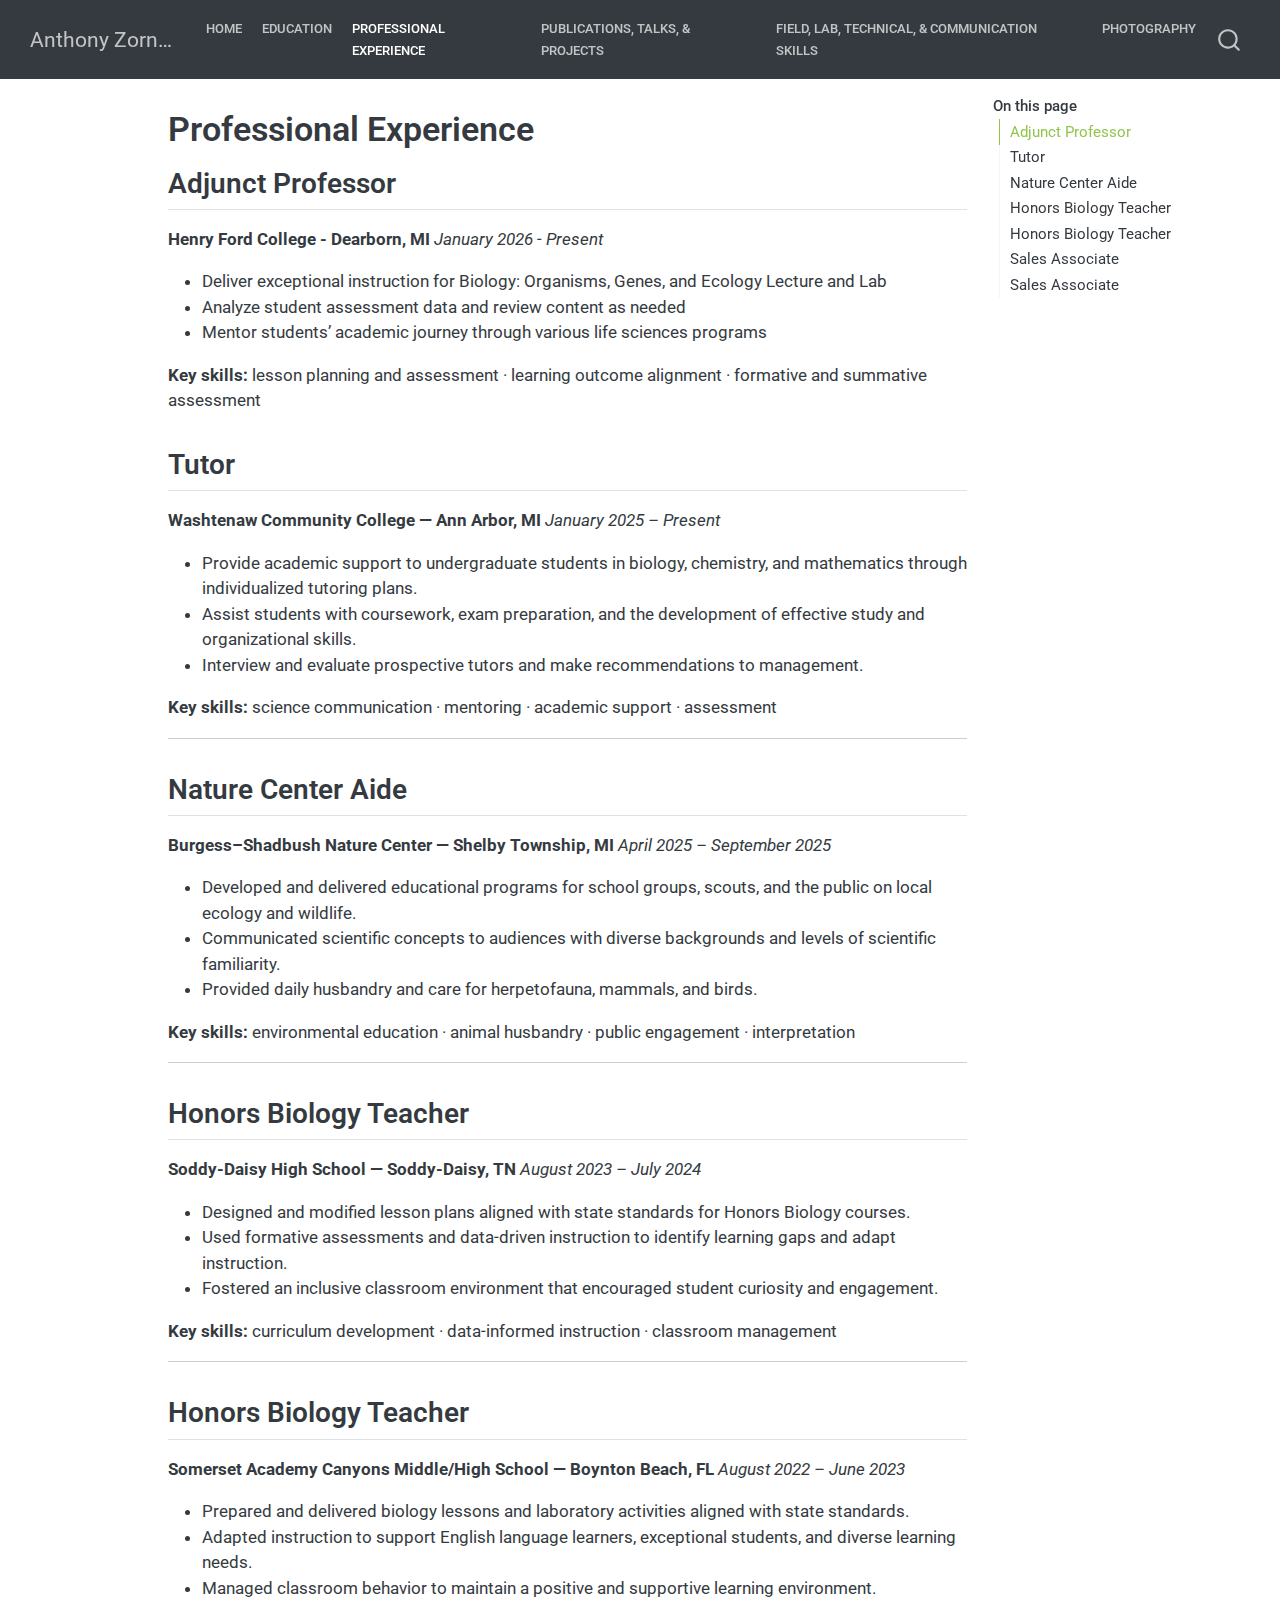
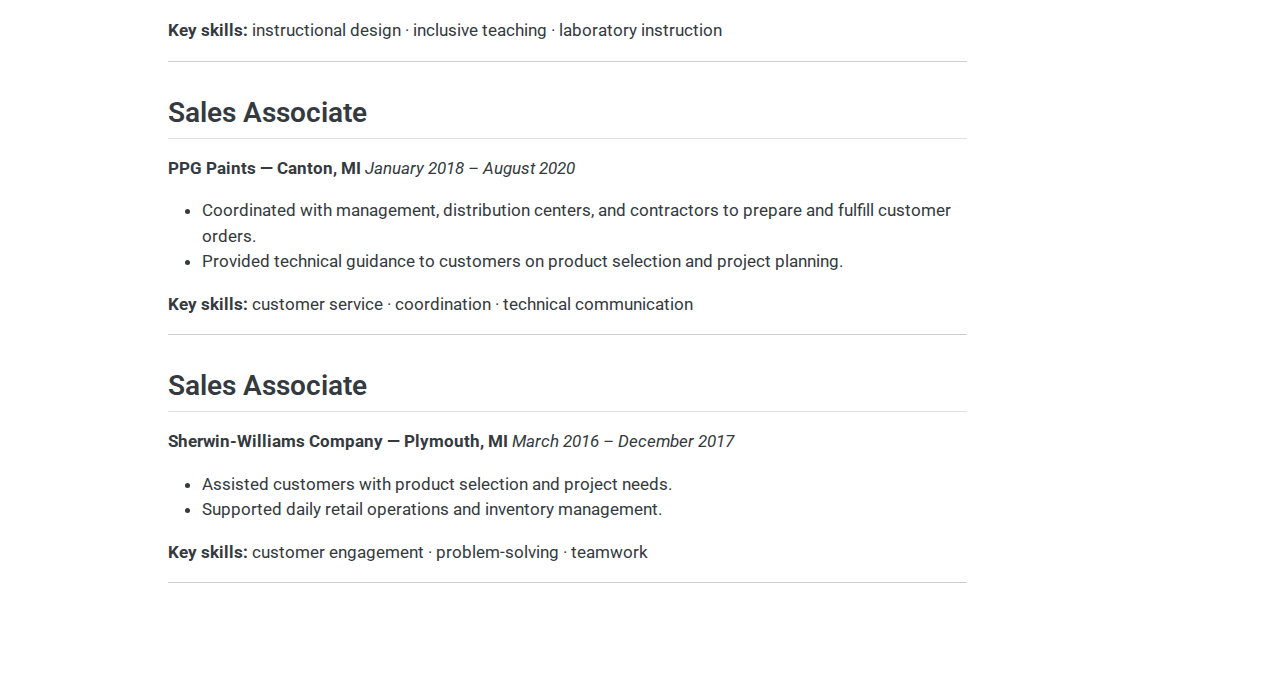
<file: docs/experience.html>
<!DOCTYPE html>
<html xmlns="http://www.w3.org/1999/xhtml" lang="en" xml:lang="en"><head>

<meta charset="utf-8">
<meta name="generator" content="quarto-1.7.32">

<meta name="viewport" content="width=device-width, initial-scale=1.0, user-scalable=yes">


<title>Professional Experience – Anthony Zorney</title>
<style>
code{white-space: pre-wrap;}
span.smallcaps{font-variant: small-caps;}
div.columns{display: flex; gap: min(4vw, 1.5em);}
div.column{flex: auto; overflow-x: auto;}
div.hanging-indent{margin-left: 1.5em; text-indent: -1.5em;}
ul.task-list{list-style: none;}
ul.task-list li input[type="checkbox"] {
  width: 0.8em;
  margin: 0 0.8em 0.2em -1em; /* quarto-specific, see https://github.com/quarto-dev/quarto-cli/issues/4556 */ 
  vertical-align: middle;
}
</style>


<script src="site_libs/quarto-nav/quarto-nav.js"></script>
<script src="site_libs/quarto-nav/headroom.min.js"></script>
<script src="site_libs/clipboard/clipboard.min.js"></script>
<script src="site_libs/quarto-search/autocomplete.umd.js"></script>
<script src="site_libs/quarto-search/fuse.min.js"></script>
<script src="site_libs/quarto-search/quarto-search.js"></script>
<meta name="quarto:offset" content="./">
<link href="./photos/favicon.png" rel="icon" type="image/png">
<script src="site_libs/quarto-html/quarto.js" type="module"></script>
<script src="site_libs/quarto-html/tabsets/tabsets.js" type="module"></script>
<script src="site_libs/quarto-html/popper.min.js"></script>
<script src="site_libs/quarto-html/tippy.umd.min.js"></script>
<script src="site_libs/quarto-html/anchor.min.js"></script>
<link href="site_libs/quarto-html/tippy.css" rel="stylesheet">
<link href="site_libs/quarto-html/quarto-syntax-highlighting-37eea08aefeeee20ff55810ff984fec1.css" rel="stylesheet" id="quarto-text-highlighting-styles">
<script src="site_libs/bootstrap/bootstrap.min.js"></script>
<link href="site_libs/bootstrap/bootstrap-icons.css" rel="stylesheet">
<link href="site_libs/bootstrap/bootstrap-e83117e711fad372bcb8c8022997a9a8.min.css" rel="stylesheet" append-hash="true" id="quarto-bootstrap" data-mode="light">
<script id="quarto-search-options" type="application/json">{
  "location": "navbar",
  "copy-button": false,
  "collapse-after": 3,
  "panel-placement": "end",
  "type": "overlay",
  "limit": 50,
  "keyboard-shortcut": [
    "f",
    "/",
    "s"
  ],
  "show-item-context": false,
  "language": {
    "search-no-results-text": "No results",
    "search-matching-documents-text": "matching documents",
    "search-copy-link-title": "Copy link to search",
    "search-hide-matches-text": "Hide additional matches",
    "search-more-match-text": "more match in this document",
    "search-more-matches-text": "more matches in this document",
    "search-clear-button-title": "Clear",
    "search-text-placeholder": "",
    "search-detached-cancel-button-title": "Cancel",
    "search-submit-button-title": "Submit",
    "search-label": "Search"
  }
}</script>


<link rel="stylesheet" href="styles.css">
</head>

<body class="nav-fixed quarto-light">

<div id="quarto-search-results"></div>
  <header id="quarto-header" class="headroom fixed-top">
    <nav class="navbar navbar-expand-lg " data-bs-theme="dark">
      <div class="navbar-container container-fluid">
      <div class="navbar-brand-container mx-auto">
    <a class="navbar-brand" href="./index.html">
    <span class="navbar-title">Anthony Zorney</span>
    </a>
  </div>
            <div id="quarto-search" class="" title="Search"></div>
          <button class="navbar-toggler" type="button" data-bs-toggle="collapse" data-bs-target="#navbarCollapse" aria-controls="navbarCollapse" role="menu" aria-expanded="false" aria-label="Toggle navigation" onclick="if (window.quartoToggleHeadroom) { window.quartoToggleHeadroom(); }">
  <span class="navbar-toggler-icon"></span>
</button>
          <div class="collapse navbar-collapse" id="navbarCollapse">
            <ul class="navbar-nav navbar-nav-scroll me-auto">
  <li class="nav-item">
    <a class="nav-link" href="./index.html"> 
<span class="menu-text">Home</span></a>
  </li>  
  <li class="nav-item">
    <a class="nav-link" href="./education.html"> 
<span class="menu-text">Education</span></a>
  </li>  
  <li class="nav-item">
    <a class="nav-link active" href="./experience.html" aria-current="page"> 
<span class="menu-text">Professional Experience</span></a>
  </li>  
  <li class="nav-item">
    <a class="nav-link" href="./projects.html"> 
<span class="menu-text">Publications, Talks, &amp; Projects</span></a>
  </li>  
  <li class="nav-item">
    <a class="nav-link" href="./skills.html"> 
<span class="menu-text">Field, Lab, Technical, &amp; Communication Skills</span></a>
  </li>  
  <li class="nav-item">
    <a class="nav-link" href="./photography.html"> 
<span class="menu-text">Photography</span></a>
  </li>  
</ul>
          </div> <!-- /navcollapse -->
            <div class="quarto-navbar-tools">
</div>
      </div> <!-- /container-fluid -->
    </nav>
</header>
<!-- content -->
<div id="quarto-content" class="quarto-container page-columns page-rows-contents page-layout-article page-navbar">
<!-- sidebar -->
<!-- margin-sidebar -->
    <div id="quarto-margin-sidebar" class="sidebar margin-sidebar">
        <nav id="TOC" role="doc-toc" class="toc-active">
    <h2 id="toc-title">On this page</h2>
   
  <ul>
  <li><a href="#adjunct-professor" id="toc-adjunct-professor" class="nav-link active" data-scroll-target="#adjunct-professor">Adjunct Professor</a></li>
  <li><a href="#tutor" id="toc-tutor" class="nav-link" data-scroll-target="#tutor">Tutor</a></li>
  <li><a href="#nature-center-aide" id="toc-nature-center-aide" class="nav-link" data-scroll-target="#nature-center-aide">Nature Center Aide</a></li>
  <li><a href="#honors-biology-teacher" id="toc-honors-biology-teacher" class="nav-link" data-scroll-target="#honors-biology-teacher">Honors Biology Teacher</a></li>
  <li><a href="#honors-biology-teacher-1" id="toc-honors-biology-teacher-1" class="nav-link" data-scroll-target="#honors-biology-teacher-1">Honors Biology Teacher</a></li>
  <li><a href="#sales-associate" id="toc-sales-associate" class="nav-link" data-scroll-target="#sales-associate">Sales Associate</a></li>
  <li><a href="#sales-associate-1" id="toc-sales-associate-1" class="nav-link" data-scroll-target="#sales-associate-1">Sales Associate</a></li>
  </ul>
</nav>
    </div>
<!-- main -->
<main class="content" id="quarto-document-content">

<header id="title-block-header" class="quarto-title-block default">
<div class="quarto-title">
<h1 class="title">Professional Experience</h1>
</div>



<div class="quarto-title-meta">

    
  
    
  </div>
  


</header>


<section id="adjunct-professor" class="level2">
<h2 class="anchored" data-anchor-id="adjunct-professor">Adjunct Professor</h2>
<p><strong>Henry Ford College - Dearborn, MI</strong> <em>January 2026 - Present</em></p>
<ul>
<li>Deliver exceptional instruction for Biology: Organisms, Genes, and Ecology Lecture and Lab</li>
<li>Analyze student assessment data and review content as needed</li>
<li>Mentor students’ academic journey through various life sciences programs</li>
</ul>
<p><strong>Key skills:</strong> lesson planning and assessment · learning outcome alignment · formative and summative assessment</p>
</section>
<section id="tutor" class="level2">
<h2 class="anchored" data-anchor-id="tutor">Tutor</h2>
<p><strong>Washtenaw Community College — Ann Arbor, MI</strong> <em>January 2025 – Present</em></p>
<ul>
<li>Provide academic support to undergraduate students in biology, chemistry, and mathematics through individualized tutoring plans.</li>
<li>Assist students with coursework, exam preparation, and the development of effective study and organizational skills.</li>
<li>Interview and evaluate prospective tutors and make recommendations to management.</li>
</ul>
<p><strong>Key skills:</strong> science communication · mentoring · academic support · assessment</p>
<hr>
</section>
<section id="nature-center-aide" class="level2">
<h2 class="anchored" data-anchor-id="nature-center-aide">Nature Center Aide</h2>
<p><strong>Burgess–Shadbush Nature Center — Shelby Township, MI</strong> <em>April 2025 – September 2025</em></p>
<ul>
<li>Developed and delivered educational programs for school groups, scouts, and the public on local ecology and wildlife.</li>
<li>Communicated scientific concepts to audiences with diverse backgrounds and levels of scientific familiarity.</li>
<li>Provided daily husbandry and care for herpetofauna, mammals, and birds.</li>
</ul>
<p><strong>Key skills:</strong> environmental education · animal husbandry · public engagement · interpretation</p>
<hr>
</section>
<section id="honors-biology-teacher" class="level2">
<h2 class="anchored" data-anchor-id="honors-biology-teacher">Honors Biology Teacher</h2>
<p><strong>Soddy-Daisy High School — Soddy-Daisy, TN</strong> <em>August 2023 – July 2024</em></p>
<ul>
<li>Designed and modified lesson plans aligned with state standards for Honors Biology courses.</li>
<li>Used formative assessments and data-driven instruction to identify learning gaps and adapt instruction.</li>
<li>Fostered an inclusive classroom environment that encouraged student curiosity and engagement.</li>
</ul>
<p><strong>Key skills:</strong> curriculum development · data-informed instruction · classroom management</p>
<hr>
</section>
<section id="honors-biology-teacher-1" class="level2">
<h2 class="anchored" data-anchor-id="honors-biology-teacher-1">Honors Biology Teacher</h2>
<p><strong>Somerset Academy Canyons Middle/High School — Boynton Beach, FL</strong> <em>August 2022 – June 2023</em></p>
<ul>
<li>Prepared and delivered biology lessons and laboratory activities aligned with state standards.</li>
<li>Adapted instruction to support English language learners, exceptional students, and diverse learning needs.</li>
<li>Managed classroom behavior to maintain a positive and supportive learning environment.</li>
</ul>
<p><strong>Key skills:</strong> instructional design · inclusive teaching · laboratory instruction</p>
<hr>
</section>
<section id="sales-associate" class="level2">
<h2 class="anchored" data-anchor-id="sales-associate">Sales Associate</h2>
<p><strong>PPG Paints — Canton, MI</strong> <em>January 2018 – August 2020</em></p>
<ul>
<li>Coordinated with management, distribution centers, and contractors to prepare and fulfill customer orders.</li>
<li>Provided technical guidance to customers on product selection and project planning.</li>
</ul>
<p><strong>Key skills:</strong> customer service · coordination · technical communication</p>
<hr>
</section>
<section id="sales-associate-1" class="level2">
<h2 class="anchored" data-anchor-id="sales-associate-1">Sales Associate</h2>
<p><strong>Sherwin-Williams Company — Plymouth, MI</strong> <em>March 2016 – December 2017</em></p>
<ul>
<li>Assisted customers with product selection and project needs.</li>
<li>Supported daily retail operations and inventory management.</li>
</ul>
<p><strong>Key skills:</strong> customer engagement · problem-solving · teamwork</p>
<hr>


</section>

</main> <!-- /main -->
<script id="quarto-html-after-body" type="application/javascript">
  window.document.addEventListener("DOMContentLoaded", function (event) {
    const icon = "";
    const anchorJS = new window.AnchorJS();
    anchorJS.options = {
      placement: 'right',
      icon: icon
    };
    anchorJS.add('.anchored');
    const isCodeAnnotation = (el) => {
      for (const clz of el.classList) {
        if (clz.startsWith('code-annotation-')) {                     
          return true;
        }
      }
      return false;
    }
    const onCopySuccess = function(e) {
      // button target
      const button = e.trigger;
      // don't keep focus
      button.blur();
      // flash "checked"
      button.classList.add('code-copy-button-checked');
      var currentTitle = button.getAttribute("title");
      button.setAttribute("title", "Copied!");
      let tooltip;
      if (window.bootstrap) {
        button.setAttribute("data-bs-toggle", "tooltip");
        button.setAttribute("data-bs-placement", "left");
        button.setAttribute("data-bs-title", "Copied!");
        tooltip = new bootstrap.Tooltip(button, 
          { trigger: "manual", 
            customClass: "code-copy-button-tooltip",
            offset: [0, -8]});
        tooltip.show();    
      }
      setTimeout(function() {
        if (tooltip) {
          tooltip.hide();
          button.removeAttribute("data-bs-title");
          button.removeAttribute("data-bs-toggle");
          button.removeAttribute("data-bs-placement");
        }
        button.setAttribute("title", currentTitle);
        button.classList.remove('code-copy-button-checked');
      }, 1000);
      // clear code selection
      e.clearSelection();
    }
    const getTextToCopy = function(trigger) {
        const codeEl = trigger.previousElementSibling.cloneNode(true);
        for (const childEl of codeEl.children) {
          if (isCodeAnnotation(childEl)) {
            childEl.remove();
          }
        }
        return codeEl.innerText;
    }
    const clipboard = new window.ClipboardJS('.code-copy-button:not([data-in-quarto-modal])', {
      text: getTextToCopy
    });
    clipboard.on('success', onCopySuccess);
    if (window.document.getElementById('quarto-embedded-source-code-modal')) {
      const clipboardModal = new window.ClipboardJS('.code-copy-button[data-in-quarto-modal]', {
        text: getTextToCopy,
        container: window.document.getElementById('quarto-embedded-source-code-modal')
      });
      clipboardModal.on('success', onCopySuccess);
    }
      var localhostRegex = new RegExp(/^(?:http|https):\/\/localhost\:?[0-9]*\//);
      var mailtoRegex = new RegExp(/^mailto:/);
        var filterRegex = new RegExp('/' + window.location.host + '/');
      var isInternal = (href) => {
          return filterRegex.test(href) || localhostRegex.test(href) || mailtoRegex.test(href);
      }
      // Inspect non-navigation links and adorn them if external
     var links = window.document.querySelectorAll('a[href]:not(.nav-link):not(.navbar-brand):not(.toc-action):not(.sidebar-link):not(.sidebar-item-toggle):not(.pagination-link):not(.no-external):not([aria-hidden]):not(.dropdown-item):not(.quarto-navigation-tool):not(.about-link)');
      for (var i=0; i<links.length; i++) {
        const link = links[i];
        if (!isInternal(link.href)) {
          // undo the damage that might have been done by quarto-nav.js in the case of
          // links that we want to consider external
          if (link.dataset.originalHref !== undefined) {
            link.href = link.dataset.originalHref;
          }
        }
      }
    function tippyHover(el, contentFn, onTriggerFn, onUntriggerFn) {
      const config = {
        allowHTML: true,
        maxWidth: 500,
        delay: 100,
        arrow: false,
        appendTo: function(el) {
            return el.parentElement;
        },
        interactive: true,
        interactiveBorder: 10,
        theme: 'quarto',
        placement: 'bottom-start',
      };
      if (contentFn) {
        config.content = contentFn;
      }
      if (onTriggerFn) {
        config.onTrigger = onTriggerFn;
      }
      if (onUntriggerFn) {
        config.onUntrigger = onUntriggerFn;
      }
      window.tippy(el, config); 
    }
    const noterefs = window.document.querySelectorAll('a[role="doc-noteref"]');
    for (var i=0; i<noterefs.length; i++) {
      const ref = noterefs[i];
      tippyHover(ref, function() {
        // use id or data attribute instead here
        let href = ref.getAttribute('data-footnote-href') || ref.getAttribute('href');
        try { href = new URL(href).hash; } catch {}
        const id = href.replace(/^#\/?/, "");
        const note = window.document.getElementById(id);
        if (note) {
          return note.innerHTML;
        } else {
          return "";
        }
      });
    }
    const xrefs = window.document.querySelectorAll('a.quarto-xref');
    const processXRef = (id, note) => {
      // Strip column container classes
      const stripColumnClz = (el) => {
        el.classList.remove("page-full", "page-columns");
        if (el.children) {
          for (const child of el.children) {
            stripColumnClz(child);
          }
        }
      }
      stripColumnClz(note)
      if (id === null || id.startsWith('sec-')) {
        // Special case sections, only their first couple elements
        const container = document.createElement("div");
        if (note.children && note.children.length > 2) {
          container.appendChild(note.children[0].cloneNode(true));
          for (let i = 1; i < note.children.length; i++) {
            const child = note.children[i];
            if (child.tagName === "P" && child.innerText === "") {
              continue;
            } else {
              container.appendChild(child.cloneNode(true));
              break;
            }
          }
          if (window.Quarto?.typesetMath) {
            window.Quarto.typesetMath(container);
          }
          return container.innerHTML
        } else {
          if (window.Quarto?.typesetMath) {
            window.Quarto.typesetMath(note);
          }
          return note.innerHTML;
        }
      } else {
        // Remove any anchor links if they are present
        const anchorLink = note.querySelector('a.anchorjs-link');
        if (anchorLink) {
          anchorLink.remove();
        }
        if (window.Quarto?.typesetMath) {
          window.Quarto.typesetMath(note);
        }
        if (note.classList.contains("callout")) {
          return note.outerHTML;
        } else {
          return note.innerHTML;
        }
      }
    }
    for (var i=0; i<xrefs.length; i++) {
      const xref = xrefs[i];
      tippyHover(xref, undefined, function(instance) {
        instance.disable();
        let url = xref.getAttribute('href');
        let hash = undefined; 
        if (url.startsWith('#')) {
          hash = url;
        } else {
          try { hash = new URL(url).hash; } catch {}
        }
        if (hash) {
          const id = hash.replace(/^#\/?/, "");
          const note = window.document.getElementById(id);
          if (note !== null) {
            try {
              const html = processXRef(id, note.cloneNode(true));
              instance.setContent(html);
            } finally {
              instance.enable();
              instance.show();
            }
          } else {
            // See if we can fetch this
            fetch(url.split('#')[0])
            .then(res => res.text())
            .then(html => {
              const parser = new DOMParser();
              const htmlDoc = parser.parseFromString(html, "text/html");
              const note = htmlDoc.getElementById(id);
              if (note !== null) {
                const html = processXRef(id, note);
                instance.setContent(html);
              } 
            }).finally(() => {
              instance.enable();
              instance.show();
            });
          }
        } else {
          // See if we can fetch a full url (with no hash to target)
          // This is a special case and we should probably do some content thinning / targeting
          fetch(url)
          .then(res => res.text())
          .then(html => {
            const parser = new DOMParser();
            const htmlDoc = parser.parseFromString(html, "text/html");
            const note = htmlDoc.querySelector('main.content');
            if (note !== null) {
              // This should only happen for chapter cross references
              // (since there is no id in the URL)
              // remove the first header
              if (note.children.length > 0 && note.children[0].tagName === "HEADER") {
                note.children[0].remove();
              }
              const html = processXRef(null, note);
              instance.setContent(html);
            } 
          }).finally(() => {
            instance.enable();
            instance.show();
          });
        }
      }, function(instance) {
      });
    }
        let selectedAnnoteEl;
        const selectorForAnnotation = ( cell, annotation) => {
          let cellAttr = 'data-code-cell="' + cell + '"';
          let lineAttr = 'data-code-annotation="' +  annotation + '"';
          const selector = 'span[' + cellAttr + '][' + lineAttr + ']';
          return selector;
        }
        const selectCodeLines = (annoteEl) => {
          const doc = window.document;
          const targetCell = annoteEl.getAttribute("data-target-cell");
          const targetAnnotation = annoteEl.getAttribute("data-target-annotation");
          const annoteSpan = window.document.querySelector(selectorForAnnotation(targetCell, targetAnnotation));
          const lines = annoteSpan.getAttribute("data-code-lines").split(",");
          const lineIds = lines.map((line) => {
            return targetCell + "-" + line;
          })
          let top = null;
          let height = null;
          let parent = null;
          if (lineIds.length > 0) {
              //compute the position of the single el (top and bottom and make a div)
              const el = window.document.getElementById(lineIds[0]);
              top = el.offsetTop;
              height = el.offsetHeight;
              parent = el.parentElement.parentElement;
            if (lineIds.length > 1) {
              const lastEl = window.document.getElementById(lineIds[lineIds.length - 1]);
              const bottom = lastEl.offsetTop + lastEl.offsetHeight;
              height = bottom - top;
            }
            if (top !== null && height !== null && parent !== null) {
              // cook up a div (if necessary) and position it 
              let div = window.document.getElementById("code-annotation-line-highlight");
              if (div === null) {
                div = window.document.createElement("div");
                div.setAttribute("id", "code-annotation-line-highlight");
                div.style.position = 'absolute';
                parent.appendChild(div);
              }
              div.style.top = top - 2 + "px";
              div.style.height = height + 4 + "px";
              div.style.left = 0;
              let gutterDiv = window.document.getElementById("code-annotation-line-highlight-gutter");
              if (gutterDiv === null) {
                gutterDiv = window.document.createElement("div");
                gutterDiv.setAttribute("id", "code-annotation-line-highlight-gutter");
                gutterDiv.style.position = 'absolute';
                const codeCell = window.document.getElementById(targetCell);
                const gutter = codeCell.querySelector('.code-annotation-gutter');
                gutter.appendChild(gutterDiv);
              }
              gutterDiv.style.top = top - 2 + "px";
              gutterDiv.style.height = height + 4 + "px";
            }
            selectedAnnoteEl = annoteEl;
          }
        };
        const unselectCodeLines = () => {
          const elementsIds = ["code-annotation-line-highlight", "code-annotation-line-highlight-gutter"];
          elementsIds.forEach((elId) => {
            const div = window.document.getElementById(elId);
            if (div) {
              div.remove();
            }
          });
          selectedAnnoteEl = undefined;
        };
          // Handle positioning of the toggle
      window.addEventListener(
        "resize",
        throttle(() => {
          elRect = undefined;
          if (selectedAnnoteEl) {
            selectCodeLines(selectedAnnoteEl);
          }
        }, 10)
      );
      function throttle(fn, ms) {
      let throttle = false;
      let timer;
        return (...args) => {
          if(!throttle) { // first call gets through
              fn.apply(this, args);
              throttle = true;
          } else { // all the others get throttled
              if(timer) clearTimeout(timer); // cancel #2
              timer = setTimeout(() => {
                fn.apply(this, args);
                timer = throttle = false;
              }, ms);
          }
        };
      }
        // Attach click handler to the DT
        const annoteDls = window.document.querySelectorAll('dt[data-target-cell]');
        for (const annoteDlNode of annoteDls) {
          annoteDlNode.addEventListener('click', (event) => {
            const clickedEl = event.target;
            if (clickedEl !== selectedAnnoteEl) {
              unselectCodeLines();
              const activeEl = window.document.querySelector('dt[data-target-cell].code-annotation-active');
              if (activeEl) {
                activeEl.classList.remove('code-annotation-active');
              }
              selectCodeLines(clickedEl);
              clickedEl.classList.add('code-annotation-active');
            } else {
              // Unselect the line
              unselectCodeLines();
              clickedEl.classList.remove('code-annotation-active');
            }
          });
        }
    const findCites = (el) => {
      const parentEl = el.parentElement;
      if (parentEl) {
        const cites = parentEl.dataset.cites;
        if (cites) {
          return {
            el,
            cites: cites.split(' ')
          };
        } else {
          return findCites(el.parentElement)
        }
      } else {
        return undefined;
      }
    };
    var bibliorefs = window.document.querySelectorAll('a[role="doc-biblioref"]');
    for (var i=0; i<bibliorefs.length; i++) {
      const ref = bibliorefs[i];
      const citeInfo = findCites(ref);
      if (citeInfo) {
        tippyHover(citeInfo.el, function() {
          var popup = window.document.createElement('div');
          citeInfo.cites.forEach(function(cite) {
            var citeDiv = window.document.createElement('div');
            citeDiv.classList.add('hanging-indent');
            citeDiv.classList.add('csl-entry');
            var biblioDiv = window.document.getElementById('ref-' + cite);
            if (biblioDiv) {
              citeDiv.innerHTML = biblioDiv.innerHTML;
            }
            popup.appendChild(citeDiv);
          });
          return popup.innerHTML;
        });
      }
    }
  });
  </script>
</div> <!-- /content -->




</body></html>
</file>
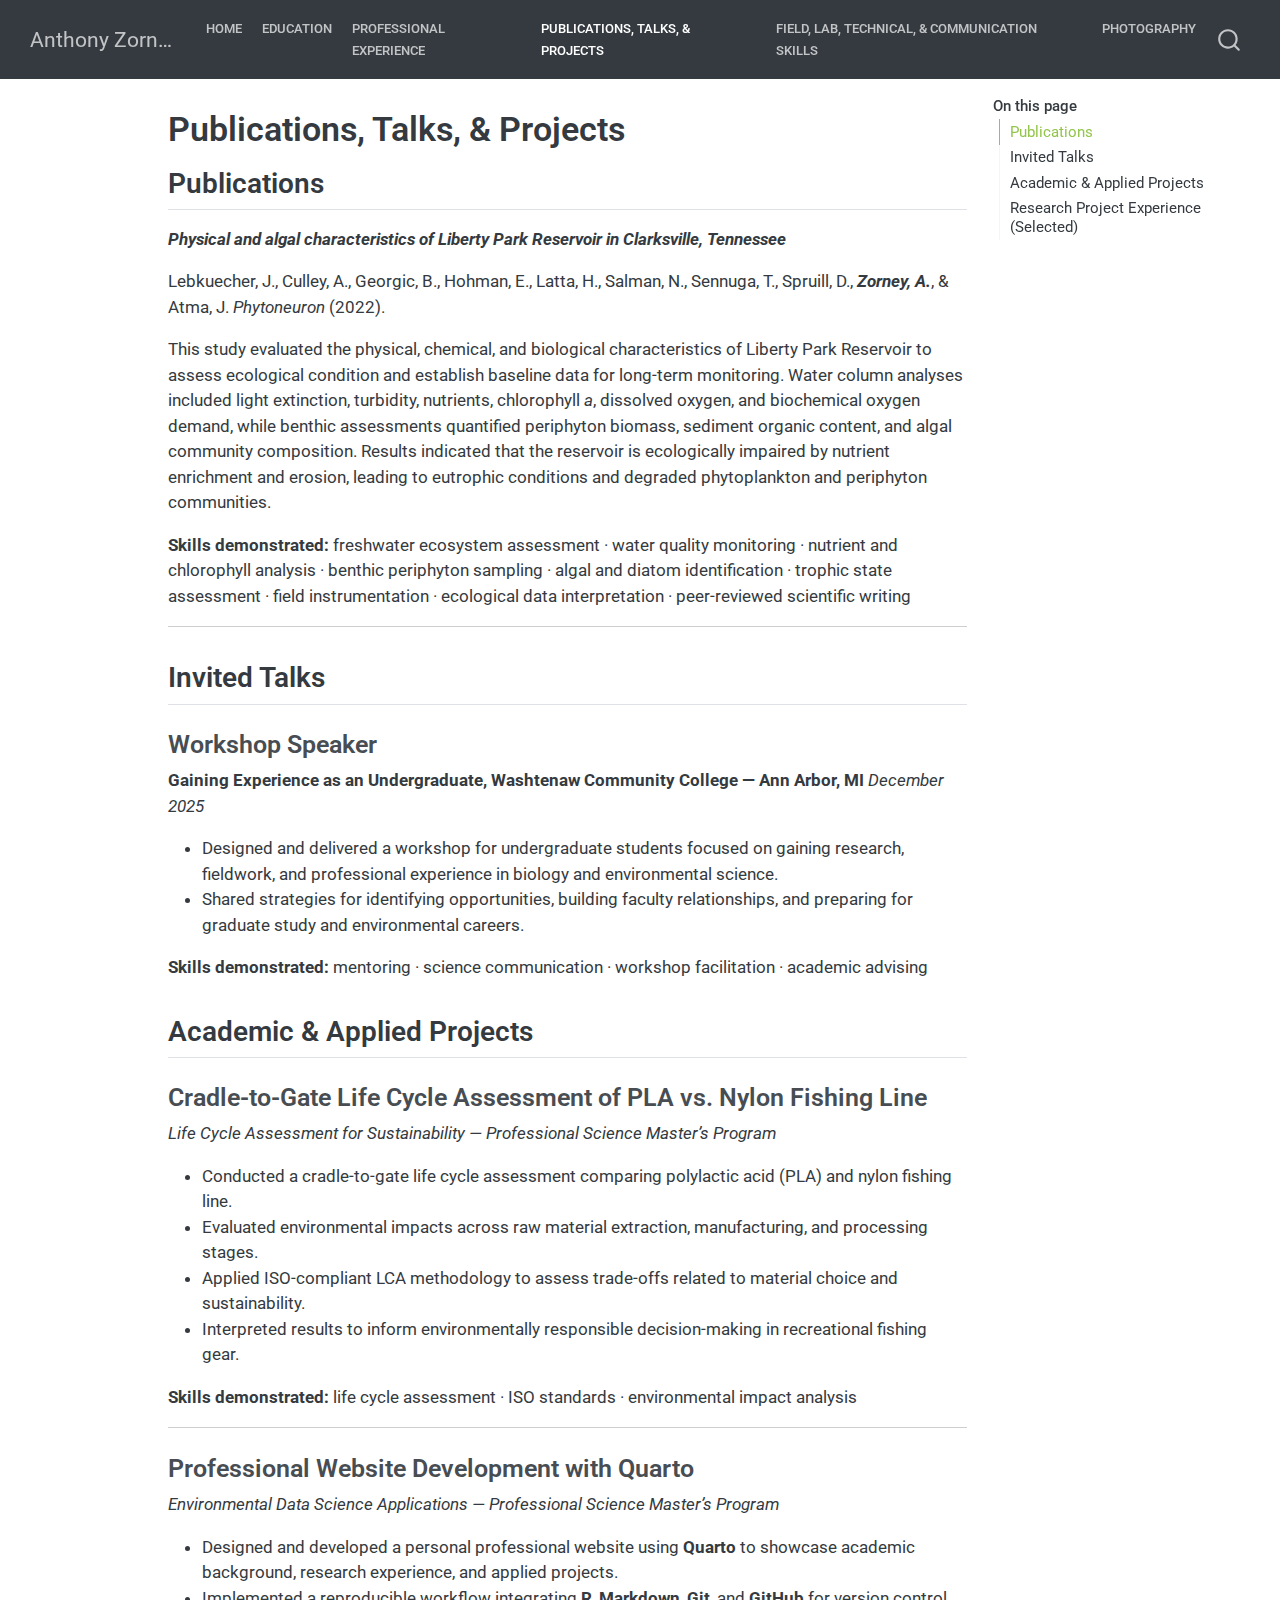
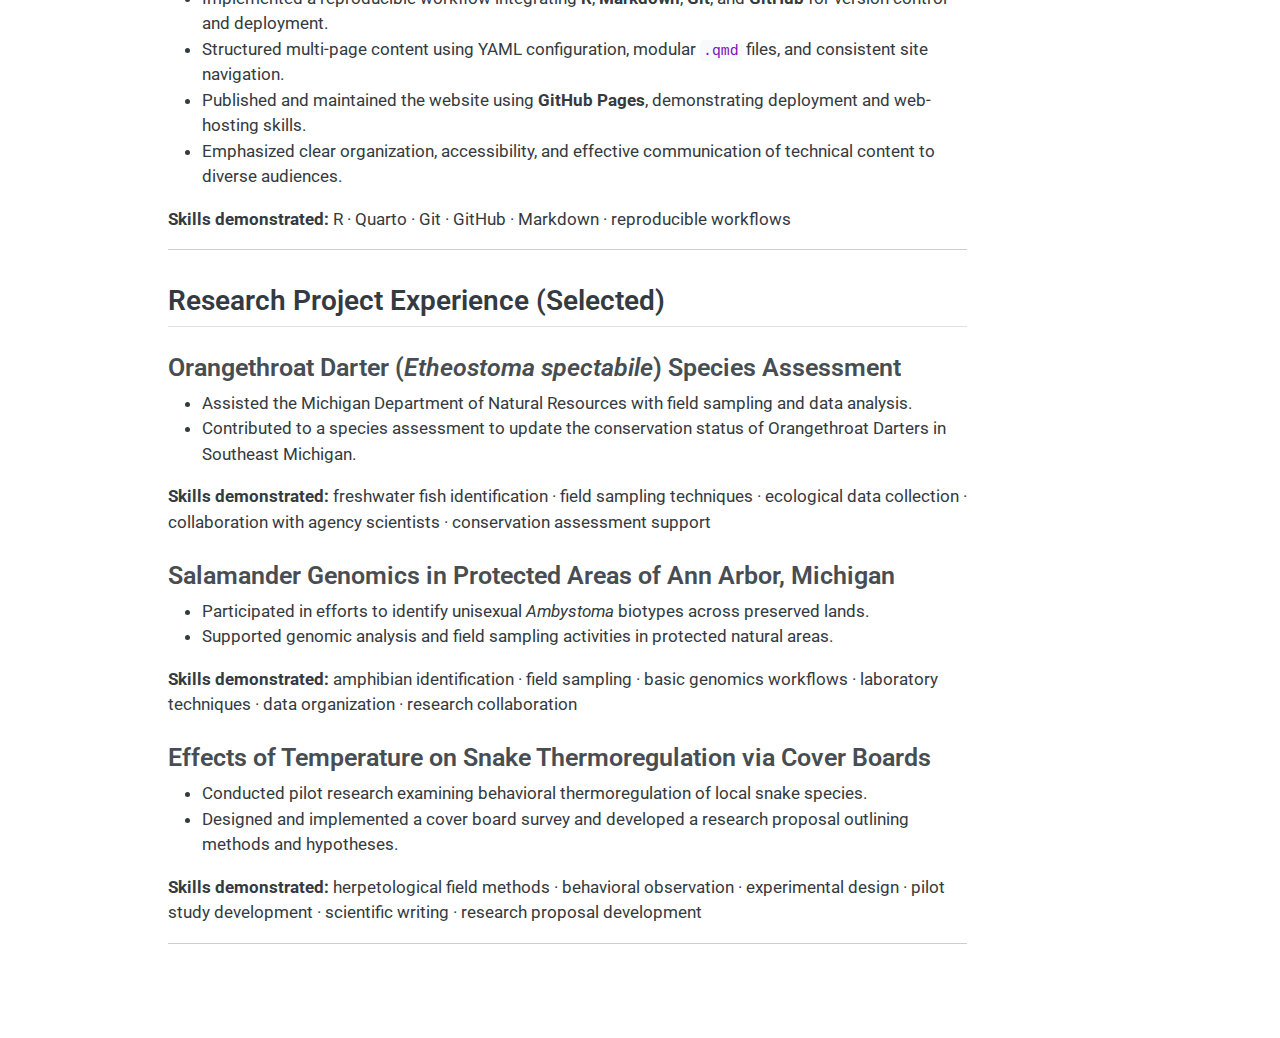
<file: docs/projects.html>
<!DOCTYPE html>
<html xmlns="http://www.w3.org/1999/xhtml" lang="en" xml:lang="en"><head>

<meta charset="utf-8">
<meta name="generator" content="quarto-1.7.32">

<meta name="viewport" content="width=device-width, initial-scale=1.0, user-scalable=yes">


<title>Publications, Talks, &amp; Projects – Anthony Zorney</title>
<style>
code{white-space: pre-wrap;}
span.smallcaps{font-variant: small-caps;}
div.columns{display: flex; gap: min(4vw, 1.5em);}
div.column{flex: auto; overflow-x: auto;}
div.hanging-indent{margin-left: 1.5em; text-indent: -1.5em;}
ul.task-list{list-style: none;}
ul.task-list li input[type="checkbox"] {
  width: 0.8em;
  margin: 0 0.8em 0.2em -1em; /* quarto-specific, see https://github.com/quarto-dev/quarto-cli/issues/4556 */ 
  vertical-align: middle;
}
</style>


<script src="site_libs/quarto-nav/quarto-nav.js"></script>
<script src="site_libs/quarto-nav/headroom.min.js"></script>
<script src="site_libs/clipboard/clipboard.min.js"></script>
<script src="site_libs/quarto-search/autocomplete.umd.js"></script>
<script src="site_libs/quarto-search/fuse.min.js"></script>
<script src="site_libs/quarto-search/quarto-search.js"></script>
<meta name="quarto:offset" content="./">
<link href="./photos/favicon.png" rel="icon" type="image/png">
<script src="site_libs/quarto-html/quarto.js" type="module"></script>
<script src="site_libs/quarto-html/tabsets/tabsets.js" type="module"></script>
<script src="site_libs/quarto-html/popper.min.js"></script>
<script src="site_libs/quarto-html/tippy.umd.min.js"></script>
<script src="site_libs/quarto-html/anchor.min.js"></script>
<link href="site_libs/quarto-html/tippy.css" rel="stylesheet">
<link href="site_libs/quarto-html/quarto-syntax-highlighting-37eea08aefeeee20ff55810ff984fec1.css" rel="stylesheet" id="quarto-text-highlighting-styles">
<script src="site_libs/bootstrap/bootstrap.min.js"></script>
<link href="site_libs/bootstrap/bootstrap-icons.css" rel="stylesheet">
<link href="site_libs/bootstrap/bootstrap-e83117e711fad372bcb8c8022997a9a8.min.css" rel="stylesheet" append-hash="true" id="quarto-bootstrap" data-mode="light">
<script id="quarto-search-options" type="application/json">{
  "location": "navbar",
  "copy-button": false,
  "collapse-after": 3,
  "panel-placement": "end",
  "type": "overlay",
  "limit": 50,
  "keyboard-shortcut": [
    "f",
    "/",
    "s"
  ],
  "show-item-context": false,
  "language": {
    "search-no-results-text": "No results",
    "search-matching-documents-text": "matching documents",
    "search-copy-link-title": "Copy link to search",
    "search-hide-matches-text": "Hide additional matches",
    "search-more-match-text": "more match in this document",
    "search-more-matches-text": "more matches in this document",
    "search-clear-button-title": "Clear",
    "search-text-placeholder": "",
    "search-detached-cancel-button-title": "Cancel",
    "search-submit-button-title": "Submit",
    "search-label": "Search"
  }
}</script>


<link rel="stylesheet" href="styles.css">
</head>

<body class="nav-fixed quarto-light">

<div id="quarto-search-results"></div>
  <header id="quarto-header" class="headroom fixed-top">
    <nav class="navbar navbar-expand-lg " data-bs-theme="dark">
      <div class="navbar-container container-fluid">
      <div class="navbar-brand-container mx-auto">
    <a class="navbar-brand" href="./index.html">
    <span class="navbar-title">Anthony Zorney</span>
    </a>
  </div>
            <div id="quarto-search" class="" title="Search"></div>
          <button class="navbar-toggler" type="button" data-bs-toggle="collapse" data-bs-target="#navbarCollapse" aria-controls="navbarCollapse" role="menu" aria-expanded="false" aria-label="Toggle navigation" onclick="if (window.quartoToggleHeadroom) { window.quartoToggleHeadroom(); }">
  <span class="navbar-toggler-icon"></span>
</button>
          <div class="collapse navbar-collapse" id="navbarCollapse">
            <ul class="navbar-nav navbar-nav-scroll me-auto">
  <li class="nav-item">
    <a class="nav-link" href="./index.html"> 
<span class="menu-text">Home</span></a>
  </li>  
  <li class="nav-item">
    <a class="nav-link" href="./education.html"> 
<span class="menu-text">Education</span></a>
  </li>  
  <li class="nav-item">
    <a class="nav-link" href="./experience.html"> 
<span class="menu-text">Professional Experience</span></a>
  </li>  
  <li class="nav-item">
    <a class="nav-link active" href="./projects.html" aria-current="page"> 
<span class="menu-text">Publications, Talks, &amp; Projects</span></a>
  </li>  
  <li class="nav-item">
    <a class="nav-link" href="./skills.html"> 
<span class="menu-text">Field, Lab, Technical, &amp; Communication Skills</span></a>
  </li>  
  <li class="nav-item">
    <a class="nav-link" href="./photography.html"> 
<span class="menu-text">Photography</span></a>
  </li>  
</ul>
          </div> <!-- /navcollapse -->
            <div class="quarto-navbar-tools">
</div>
      </div> <!-- /container-fluid -->
    </nav>
</header>
<!-- content -->
<div id="quarto-content" class="quarto-container page-columns page-rows-contents page-layout-article page-navbar">
<!-- sidebar -->
<!-- margin-sidebar -->
    <div id="quarto-margin-sidebar" class="sidebar margin-sidebar">
        <nav id="TOC" role="doc-toc" class="toc-active">
    <h2 id="toc-title">On this page</h2>
   
  <ul>
  <li><a href="#publications" id="toc-publications" class="nav-link active" data-scroll-target="#publications">Publications</a></li>
  <li><a href="#invited-talks" id="toc-invited-talks" class="nav-link" data-scroll-target="#invited-talks">Invited Talks</a>
  <ul class="collapse">
  <li><a href="#workshop-speaker" id="toc-workshop-speaker" class="nav-link" data-scroll-target="#workshop-speaker">Workshop Speaker</a></li>
  </ul></li>
  <li><a href="#academic-applied-projects" id="toc-academic-applied-projects" class="nav-link" data-scroll-target="#academic-applied-projects">Academic &amp; Applied Projects</a>
  <ul class="collapse">
  <li><a href="#cradle-to-gate-life-cycle-assessment-of-pla-vs.-nylon-fishing-line" id="toc-cradle-to-gate-life-cycle-assessment-of-pla-vs.-nylon-fishing-line" class="nav-link" data-scroll-target="#cradle-to-gate-life-cycle-assessment-of-pla-vs.-nylon-fishing-line">Cradle-to-Gate Life Cycle Assessment of PLA vs.&nbsp;Nylon Fishing Line</a></li>
  <li><a href="#professional-website-development-with-quarto" id="toc-professional-website-development-with-quarto" class="nav-link" data-scroll-target="#professional-website-development-with-quarto">Professional Website Development with Quarto</a></li>
  </ul></li>
  <li><a href="#research-project-experience-selected" id="toc-research-project-experience-selected" class="nav-link" data-scroll-target="#research-project-experience-selected">Research Project Experience (Selected)</a>
  <ul class="collapse">
  <li><a href="#orangethroat-darter-etheostoma-spectabile-species-assessment" id="toc-orangethroat-darter-etheostoma-spectabile-species-assessment" class="nav-link" data-scroll-target="#orangethroat-darter-etheostoma-spectabile-species-assessment">Orangethroat Darter (<em>Etheostoma spectabile</em>) Species Assessment</a></li>
  <li><a href="#salamander-genomics-in-protected-areas-of-ann-arbor-michigan" id="toc-salamander-genomics-in-protected-areas-of-ann-arbor-michigan" class="nav-link" data-scroll-target="#salamander-genomics-in-protected-areas-of-ann-arbor-michigan">Salamander Genomics in Protected Areas of Ann Arbor, Michigan</a></li>
  <li><a href="#effects-of-temperature-on-snake-thermoregulation-via-cover-boards" id="toc-effects-of-temperature-on-snake-thermoregulation-via-cover-boards" class="nav-link" data-scroll-target="#effects-of-temperature-on-snake-thermoregulation-via-cover-boards">Effects of Temperature on Snake Thermoregulation via Cover Boards</a></li>
  </ul></li>
  </ul>
</nav>
    </div>
<!-- main -->
<main class="content" id="quarto-document-content">

<header id="title-block-header" class="quarto-title-block default">
<div class="quarto-title">
<h1 class="title">Publications, Talks, &amp; Projects</h1>
</div>



<div class="quarto-title-meta">

    
  
    
  </div>
  


</header>


<section id="publications" class="level2">
<h2 class="anchored" data-anchor-id="publications">Publications</h2>
<p><strong><em>Physical and algal characteristics of Liberty Park Reservoir in Clarksville, Tennessee</em></strong></p>
<p>Lebkuecher, J., Culley, A., Georgic, B., Hohman, E., Latta, H., Salman, N., Sennuga, T., Spruill, D., <strong><em>Zorney, A.</em></strong>, &amp; Atma, J. <em>Phytoneuron</em> (2022).</p>
<p>This study evaluated the physical, chemical, and biological characteristics of Liberty Park Reservoir to assess ecological condition and establish baseline data for long-term monitoring. Water column analyses included light extinction, turbidity, nutrients, chlorophyll <em>a</em>, dissolved oxygen, and biochemical oxygen demand, while benthic assessments quantified periphyton biomass, sediment organic content, and algal community composition. Results indicated that the reservoir is ecologically impaired by nutrient enrichment and erosion, leading to eutrophic conditions and degraded phytoplankton and periphyton communities.</p>
<p><strong>Skills demonstrated:</strong> freshwater ecosystem assessment · water quality monitoring · nutrient and chlorophyll analysis · benthic periphyton sampling · algal and diatom identification · trophic state assessment · field instrumentation · ecological data interpretation · peer-reviewed scientific writing</p>
<hr>
</section>
<section id="invited-talks" class="level2">
<h2 class="anchored" data-anchor-id="invited-talks">Invited Talks</h2>
<section id="workshop-speaker" class="level3">
<h3 class="anchored" data-anchor-id="workshop-speaker">Workshop Speaker</h3>
<p><strong>Gaining Experience as an Undergraduate, Washtenaw Community College — Ann Arbor, MI</strong> <em>December 2025</em></p>
<ul>
<li>Designed and delivered a workshop for undergraduate students focused on gaining research, fieldwork, and professional experience in biology and environmental science.</li>
<li>Shared strategies for identifying opportunities, building faculty relationships, and preparing for graduate study and environmental careers.</li>
</ul>
<p><strong>Skills demonstrated:</strong> mentoring · science communication · workshop facilitation · academic advising</p>
</section>
</section>
<section id="academic-applied-projects" class="level2">
<h2 class="anchored" data-anchor-id="academic-applied-projects">Academic &amp; Applied Projects</h2>
<section id="cradle-to-gate-life-cycle-assessment-of-pla-vs.-nylon-fishing-line" class="level3">
<h3 class="anchored" data-anchor-id="cradle-to-gate-life-cycle-assessment-of-pla-vs.-nylon-fishing-line">Cradle-to-Gate Life Cycle Assessment of PLA vs.&nbsp;Nylon Fishing Line</h3>
<p><em>Life Cycle Assessment for Sustainability — Professional Science Master’s Program</em></p>
<ul>
<li>Conducted a cradle-to-gate life cycle assessment comparing polylactic acid (PLA) and nylon fishing line.</li>
<li>Evaluated environmental impacts across raw material extraction, manufacturing, and processing stages.</li>
<li>Applied ISO-compliant LCA methodology to assess trade-offs related to material choice and sustainability.</li>
<li>Interpreted results to inform environmentally responsible decision-making in recreational fishing gear.</li>
</ul>
<p><strong>Skills demonstrated:</strong> life cycle assessment · ISO standards · environmental impact analysis</p>
<hr>
</section>
<section id="professional-website-development-with-quarto" class="level3">
<h3 class="anchored" data-anchor-id="professional-website-development-with-quarto">Professional Website Development with Quarto</h3>
<p><em>Environmental Data Science Applications — Professional Science Master’s Program</em></p>
<ul>
<li>Designed and developed a personal professional website using <strong>Quarto</strong> to showcase academic background, research experience, and applied projects.</li>
<li>Implemented a reproducible workflow integrating <strong>R</strong>, <strong>Markdown</strong>, <strong>Git</strong>, and <strong>GitHub</strong> for version control and deployment.</li>
<li>Structured multi-page content using YAML configuration, modular <code>.qmd</code> files, and consistent site navigation.</li>
<li>Published and maintained the website using <strong>GitHub Pages</strong>, demonstrating deployment and web-hosting skills.</li>
<li>Emphasized clear organization, accessibility, and effective communication of technical content to diverse audiences.</li>
</ul>
<p><strong>Skills demonstrated:</strong> R · Quarto · Git · GitHub · Markdown · reproducible workflows</p>
<hr>
</section>
</section>
<section id="research-project-experience-selected" class="level2">
<h2 class="anchored" data-anchor-id="research-project-experience-selected">Research Project Experience (Selected)</h2>
<section id="orangethroat-darter-etheostoma-spectabile-species-assessment" class="level3">
<h3 class="anchored" data-anchor-id="orangethroat-darter-etheostoma-spectabile-species-assessment">Orangethroat Darter (<em>Etheostoma spectabile</em>) Species Assessment</h3>
<ul>
<li>Assisted the Michigan Department of Natural Resources with field sampling and data analysis.</li>
<li>Contributed to a species assessment to update the conservation status of Orangethroat Darters in Southeast Michigan.</li>
</ul>
<p><strong>Skills demonstrated:</strong> freshwater fish identification · field sampling techniques · ecological data collection · collaboration with agency scientists · conservation assessment support</p>
</section>
<section id="salamander-genomics-in-protected-areas-of-ann-arbor-michigan" class="level3">
<h3 class="anchored" data-anchor-id="salamander-genomics-in-protected-areas-of-ann-arbor-michigan">Salamander Genomics in Protected Areas of Ann Arbor, Michigan</h3>
<ul>
<li>Participated in efforts to identify unisexual <em>Ambystoma</em> biotypes across preserved lands.</li>
<li>Supported genomic analysis and field sampling activities in protected natural areas.</li>
</ul>
<p><strong>Skills demonstrated:</strong> amphibian identification · field sampling · basic genomics workflows · laboratory techniques · data organization · research collaboration</p>
</section>
<section id="effects-of-temperature-on-snake-thermoregulation-via-cover-boards" class="level3">
<h3 class="anchored" data-anchor-id="effects-of-temperature-on-snake-thermoregulation-via-cover-boards">Effects of Temperature on Snake Thermoregulation via Cover Boards</h3>
<ul>
<li>Conducted pilot research examining behavioral thermoregulation of local snake species.</li>
<li>Designed and implemented a cover board survey and developed a research proposal outlining methods and hypotheses.</li>
</ul>
<p><strong>Skills demonstrated:</strong> herpetological field methods · behavioral observation · experimental design · pilot study development · scientific writing · research proposal development</p>
<hr>


</section>
</section>

</main> <!-- /main -->
<script id="quarto-html-after-body" type="application/javascript">
  window.document.addEventListener("DOMContentLoaded", function (event) {
    const icon = "";
    const anchorJS = new window.AnchorJS();
    anchorJS.options = {
      placement: 'right',
      icon: icon
    };
    anchorJS.add('.anchored');
    const isCodeAnnotation = (el) => {
      for (const clz of el.classList) {
        if (clz.startsWith('code-annotation-')) {                     
          return true;
        }
      }
      return false;
    }
    const onCopySuccess = function(e) {
      // button target
      const button = e.trigger;
      // don't keep focus
      button.blur();
      // flash "checked"
      button.classList.add('code-copy-button-checked');
      var currentTitle = button.getAttribute("title");
      button.setAttribute("title", "Copied!");
      let tooltip;
      if (window.bootstrap) {
        button.setAttribute("data-bs-toggle", "tooltip");
        button.setAttribute("data-bs-placement", "left");
        button.setAttribute("data-bs-title", "Copied!");
        tooltip = new bootstrap.Tooltip(button, 
          { trigger: "manual", 
            customClass: "code-copy-button-tooltip",
            offset: [0, -8]});
        tooltip.show();    
      }
      setTimeout(function() {
        if (tooltip) {
          tooltip.hide();
          button.removeAttribute("data-bs-title");
          button.removeAttribute("data-bs-toggle");
          button.removeAttribute("data-bs-placement");
        }
        button.setAttribute("title", currentTitle);
        button.classList.remove('code-copy-button-checked');
      }, 1000);
      // clear code selection
      e.clearSelection();
    }
    const getTextToCopy = function(trigger) {
        const codeEl = trigger.previousElementSibling.cloneNode(true);
        for (const childEl of codeEl.children) {
          if (isCodeAnnotation(childEl)) {
            childEl.remove();
          }
        }
        return codeEl.innerText;
    }
    const clipboard = new window.ClipboardJS('.code-copy-button:not([data-in-quarto-modal])', {
      text: getTextToCopy
    });
    clipboard.on('success', onCopySuccess);
    if (window.document.getElementById('quarto-embedded-source-code-modal')) {
      const clipboardModal = new window.ClipboardJS('.code-copy-button[data-in-quarto-modal]', {
        text: getTextToCopy,
        container: window.document.getElementById('quarto-embedded-source-code-modal')
      });
      clipboardModal.on('success', onCopySuccess);
    }
      var localhostRegex = new RegExp(/^(?:http|https):\/\/localhost\:?[0-9]*\//);
      var mailtoRegex = new RegExp(/^mailto:/);
        var filterRegex = new RegExp('/' + window.location.host + '/');
      var isInternal = (href) => {
          return filterRegex.test(href) || localhostRegex.test(href) || mailtoRegex.test(href);
      }
      // Inspect non-navigation links and adorn them if external
     var links = window.document.querySelectorAll('a[href]:not(.nav-link):not(.navbar-brand):not(.toc-action):not(.sidebar-link):not(.sidebar-item-toggle):not(.pagination-link):not(.no-external):not([aria-hidden]):not(.dropdown-item):not(.quarto-navigation-tool):not(.about-link)');
      for (var i=0; i<links.length; i++) {
        const link = links[i];
        if (!isInternal(link.href)) {
          // undo the damage that might have been done by quarto-nav.js in the case of
          // links that we want to consider external
          if (link.dataset.originalHref !== undefined) {
            link.href = link.dataset.originalHref;
          }
        }
      }
    function tippyHover(el, contentFn, onTriggerFn, onUntriggerFn) {
      const config = {
        allowHTML: true,
        maxWidth: 500,
        delay: 100,
        arrow: false,
        appendTo: function(el) {
            return el.parentElement;
        },
        interactive: true,
        interactiveBorder: 10,
        theme: 'quarto',
        placement: 'bottom-start',
      };
      if (contentFn) {
        config.content = contentFn;
      }
      if (onTriggerFn) {
        config.onTrigger = onTriggerFn;
      }
      if (onUntriggerFn) {
        config.onUntrigger = onUntriggerFn;
      }
      window.tippy(el, config); 
    }
    const noterefs = window.document.querySelectorAll('a[role="doc-noteref"]');
    for (var i=0; i<noterefs.length; i++) {
      const ref = noterefs[i];
      tippyHover(ref, function() {
        // use id or data attribute instead here
        let href = ref.getAttribute('data-footnote-href') || ref.getAttribute('href');
        try { href = new URL(href).hash; } catch {}
        const id = href.replace(/^#\/?/, "");
        const note = window.document.getElementById(id);
        if (note) {
          return note.innerHTML;
        } else {
          return "";
        }
      });
    }
    const xrefs = window.document.querySelectorAll('a.quarto-xref');
    const processXRef = (id, note) => {
      // Strip column container classes
      const stripColumnClz = (el) => {
        el.classList.remove("page-full", "page-columns");
        if (el.children) {
          for (const child of el.children) {
            stripColumnClz(child);
          }
        }
      }
      stripColumnClz(note)
      if (id === null || id.startsWith('sec-')) {
        // Special case sections, only their first couple elements
        const container = document.createElement("div");
        if (note.children && note.children.length > 2) {
          container.appendChild(note.children[0].cloneNode(true));
          for (let i = 1; i < note.children.length; i++) {
            const child = note.children[i];
            if (child.tagName === "P" && child.innerText === "") {
              continue;
            } else {
              container.appendChild(child.cloneNode(true));
              break;
            }
          }
          if (window.Quarto?.typesetMath) {
            window.Quarto.typesetMath(container);
          }
          return container.innerHTML
        } else {
          if (window.Quarto?.typesetMath) {
            window.Quarto.typesetMath(note);
          }
          return note.innerHTML;
        }
      } else {
        // Remove any anchor links if they are present
        const anchorLink = note.querySelector('a.anchorjs-link');
        if (anchorLink) {
          anchorLink.remove();
        }
        if (window.Quarto?.typesetMath) {
          window.Quarto.typesetMath(note);
        }
        if (note.classList.contains("callout")) {
          return note.outerHTML;
        } else {
          return note.innerHTML;
        }
      }
    }
    for (var i=0; i<xrefs.length; i++) {
      const xref = xrefs[i];
      tippyHover(xref, undefined, function(instance) {
        instance.disable();
        let url = xref.getAttribute('href');
        let hash = undefined; 
        if (url.startsWith('#')) {
          hash = url;
        } else {
          try { hash = new URL(url).hash; } catch {}
        }
        if (hash) {
          const id = hash.replace(/^#\/?/, "");
          const note = window.document.getElementById(id);
          if (note !== null) {
            try {
              const html = processXRef(id, note.cloneNode(true));
              instance.setContent(html);
            } finally {
              instance.enable();
              instance.show();
            }
          } else {
            // See if we can fetch this
            fetch(url.split('#')[0])
            .then(res => res.text())
            .then(html => {
              const parser = new DOMParser();
              const htmlDoc = parser.parseFromString(html, "text/html");
              const note = htmlDoc.getElementById(id);
              if (note !== null) {
                const html = processXRef(id, note);
                instance.setContent(html);
              } 
            }).finally(() => {
              instance.enable();
              instance.show();
            });
          }
        } else {
          // See if we can fetch a full url (with no hash to target)
          // This is a special case and we should probably do some content thinning / targeting
          fetch(url)
          .then(res => res.text())
          .then(html => {
            const parser = new DOMParser();
            const htmlDoc = parser.parseFromString(html, "text/html");
            const note = htmlDoc.querySelector('main.content');
            if (note !== null) {
              // This should only happen for chapter cross references
              // (since there is no id in the URL)
              // remove the first header
              if (note.children.length > 0 && note.children[0].tagName === "HEADER") {
                note.children[0].remove();
              }
              const html = processXRef(null, note);
              instance.setContent(html);
            } 
          }).finally(() => {
            instance.enable();
            instance.show();
          });
        }
      }, function(instance) {
      });
    }
        let selectedAnnoteEl;
        const selectorForAnnotation = ( cell, annotation) => {
          let cellAttr = 'data-code-cell="' + cell + '"';
          let lineAttr = 'data-code-annotation="' +  annotation + '"';
          const selector = 'span[' + cellAttr + '][' + lineAttr + ']';
          return selector;
        }
        const selectCodeLines = (annoteEl) => {
          const doc = window.document;
          const targetCell = annoteEl.getAttribute("data-target-cell");
          const targetAnnotation = annoteEl.getAttribute("data-target-annotation");
          const annoteSpan = window.document.querySelector(selectorForAnnotation(targetCell, targetAnnotation));
          const lines = annoteSpan.getAttribute("data-code-lines").split(",");
          const lineIds = lines.map((line) => {
            return targetCell + "-" + line;
          })
          let top = null;
          let height = null;
          let parent = null;
          if (lineIds.length > 0) {
              //compute the position of the single el (top and bottom and make a div)
              const el = window.document.getElementById(lineIds[0]);
              top = el.offsetTop;
              height = el.offsetHeight;
              parent = el.parentElement.parentElement;
            if (lineIds.length > 1) {
              const lastEl = window.document.getElementById(lineIds[lineIds.length - 1]);
              const bottom = lastEl.offsetTop + lastEl.offsetHeight;
              height = bottom - top;
            }
            if (top !== null && height !== null && parent !== null) {
              // cook up a div (if necessary) and position it 
              let div = window.document.getElementById("code-annotation-line-highlight");
              if (div === null) {
                div = window.document.createElement("div");
                div.setAttribute("id", "code-annotation-line-highlight");
                div.style.position = 'absolute';
                parent.appendChild(div);
              }
              div.style.top = top - 2 + "px";
              div.style.height = height + 4 + "px";
              div.style.left = 0;
              let gutterDiv = window.document.getElementById("code-annotation-line-highlight-gutter");
              if (gutterDiv === null) {
                gutterDiv = window.document.createElement("div");
                gutterDiv.setAttribute("id", "code-annotation-line-highlight-gutter");
                gutterDiv.style.position = 'absolute';
                const codeCell = window.document.getElementById(targetCell);
                const gutter = codeCell.querySelector('.code-annotation-gutter');
                gutter.appendChild(gutterDiv);
              }
              gutterDiv.style.top = top - 2 + "px";
              gutterDiv.style.height = height + 4 + "px";
            }
            selectedAnnoteEl = annoteEl;
          }
        };
        const unselectCodeLines = () => {
          const elementsIds = ["code-annotation-line-highlight", "code-annotation-line-highlight-gutter"];
          elementsIds.forEach((elId) => {
            const div = window.document.getElementById(elId);
            if (div) {
              div.remove();
            }
          });
          selectedAnnoteEl = undefined;
        };
          // Handle positioning of the toggle
      window.addEventListener(
        "resize",
        throttle(() => {
          elRect = undefined;
          if (selectedAnnoteEl) {
            selectCodeLines(selectedAnnoteEl);
          }
        }, 10)
      );
      function throttle(fn, ms) {
      let throttle = false;
      let timer;
        return (...args) => {
          if(!throttle) { // first call gets through
              fn.apply(this, args);
              throttle = true;
          } else { // all the others get throttled
              if(timer) clearTimeout(timer); // cancel #2
              timer = setTimeout(() => {
                fn.apply(this, args);
                timer = throttle = false;
              }, ms);
          }
        };
      }
        // Attach click handler to the DT
        const annoteDls = window.document.querySelectorAll('dt[data-target-cell]');
        for (const annoteDlNode of annoteDls) {
          annoteDlNode.addEventListener('click', (event) => {
            const clickedEl = event.target;
            if (clickedEl !== selectedAnnoteEl) {
              unselectCodeLines();
              const activeEl = window.document.querySelector('dt[data-target-cell].code-annotation-active');
              if (activeEl) {
                activeEl.classList.remove('code-annotation-active');
              }
              selectCodeLines(clickedEl);
              clickedEl.classList.add('code-annotation-active');
            } else {
              // Unselect the line
              unselectCodeLines();
              clickedEl.classList.remove('code-annotation-active');
            }
          });
        }
    const findCites = (el) => {
      const parentEl = el.parentElement;
      if (parentEl) {
        const cites = parentEl.dataset.cites;
        if (cites) {
          return {
            el,
            cites: cites.split(' ')
          };
        } else {
          return findCites(el.parentElement)
        }
      } else {
        return undefined;
      }
    };
    var bibliorefs = window.document.querySelectorAll('a[role="doc-biblioref"]');
    for (var i=0; i<bibliorefs.length; i++) {
      const ref = bibliorefs[i];
      const citeInfo = findCites(ref);
      if (citeInfo) {
        tippyHover(citeInfo.el, function() {
          var popup = window.document.createElement('div');
          citeInfo.cites.forEach(function(cite) {
            var citeDiv = window.document.createElement('div');
            citeDiv.classList.add('hanging-indent');
            citeDiv.classList.add('csl-entry');
            var biblioDiv = window.document.getElementById('ref-' + cite);
            if (biblioDiv) {
              citeDiv.innerHTML = biblioDiv.innerHTML;
            }
            popup.appendChild(citeDiv);
          });
          return popup.innerHTML;
        });
      }
    }
  });
  </script>
</div> <!-- /content -->




</body></html>
</file>
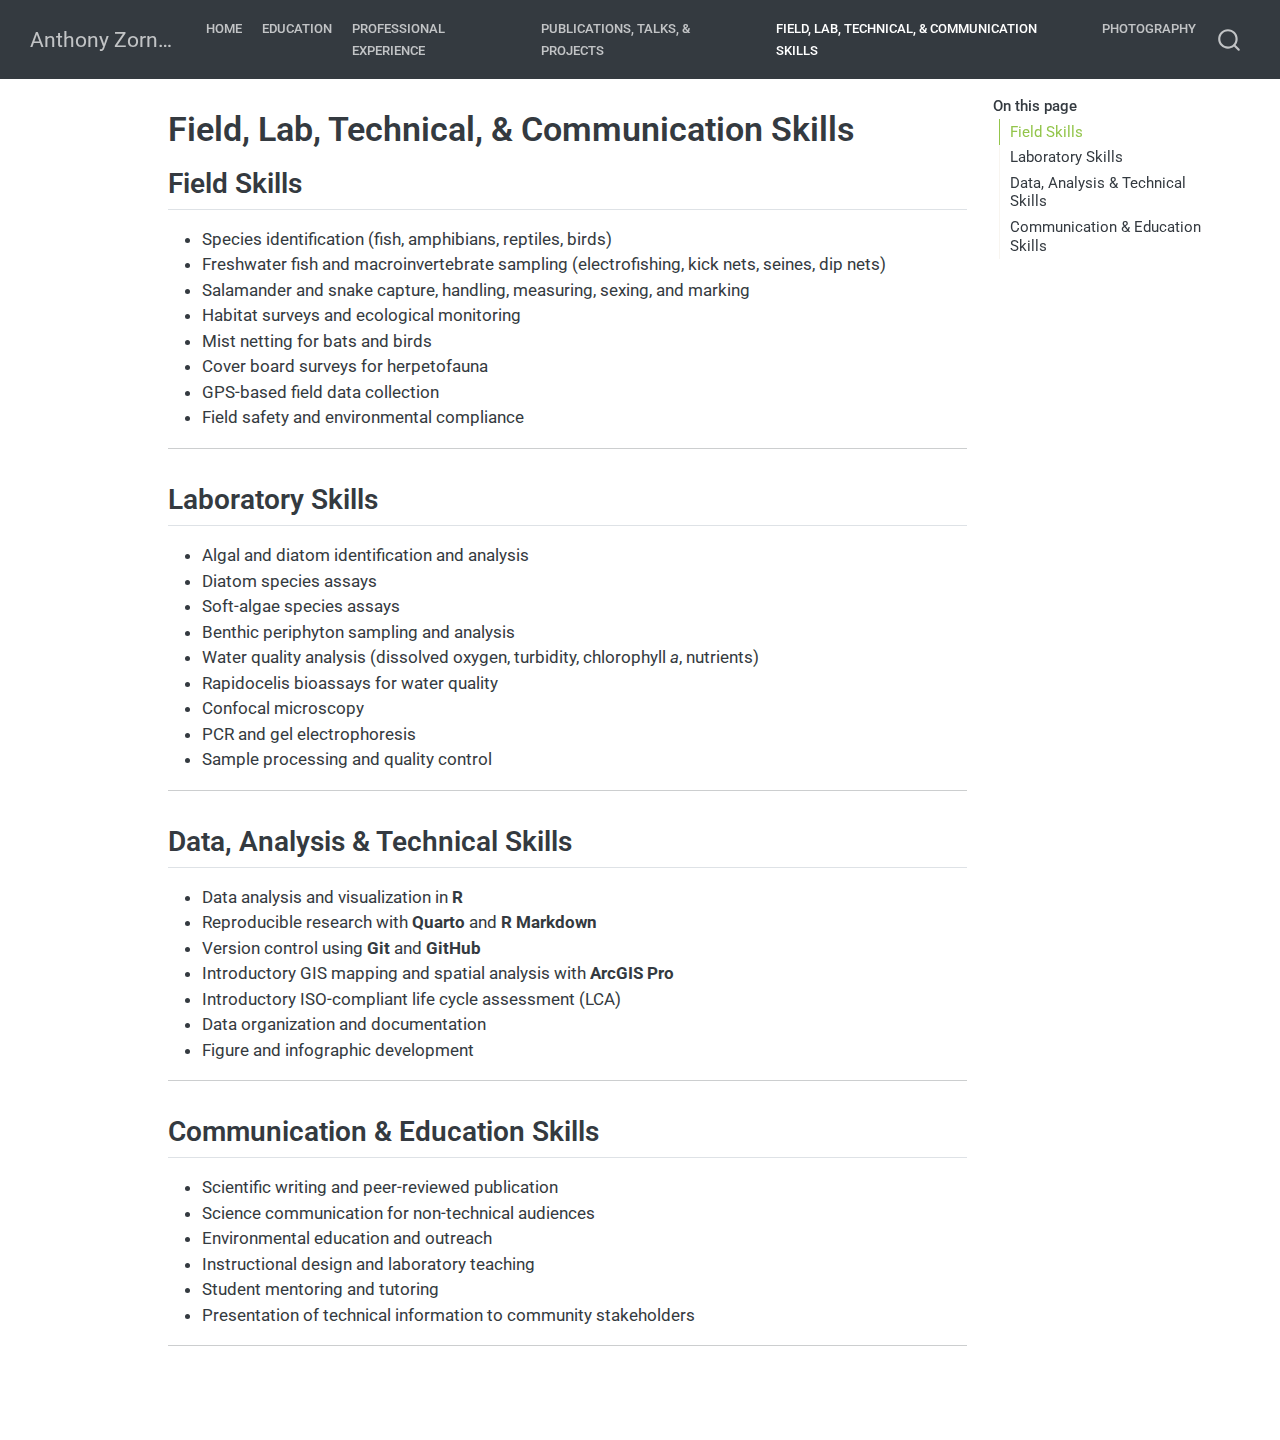
<file: docs/skills.html>
<!DOCTYPE html>
<html xmlns="http://www.w3.org/1999/xhtml" lang="en" xml:lang="en"><head>

<meta charset="utf-8">
<meta name="generator" content="quarto-1.7.32">

<meta name="viewport" content="width=device-width, initial-scale=1.0, user-scalable=yes">


<title>Field, Lab, Technical, &amp; Communication Skills – Anthony Zorney</title>
<style>
code{white-space: pre-wrap;}
span.smallcaps{font-variant: small-caps;}
div.columns{display: flex; gap: min(4vw, 1.5em);}
div.column{flex: auto; overflow-x: auto;}
div.hanging-indent{margin-left: 1.5em; text-indent: -1.5em;}
ul.task-list{list-style: none;}
ul.task-list li input[type="checkbox"] {
  width: 0.8em;
  margin: 0 0.8em 0.2em -1em; /* quarto-specific, see https://github.com/quarto-dev/quarto-cli/issues/4556 */ 
  vertical-align: middle;
}
</style>


<script src="site_libs/quarto-nav/quarto-nav.js"></script>
<script src="site_libs/quarto-nav/headroom.min.js"></script>
<script src="site_libs/clipboard/clipboard.min.js"></script>
<script src="site_libs/quarto-search/autocomplete.umd.js"></script>
<script src="site_libs/quarto-search/fuse.min.js"></script>
<script src="site_libs/quarto-search/quarto-search.js"></script>
<meta name="quarto:offset" content="./">
<link href="./photos/favicon.png" rel="icon" type="image/png">
<script src="site_libs/quarto-html/quarto.js" type="module"></script>
<script src="site_libs/quarto-html/tabsets/tabsets.js" type="module"></script>
<script src="site_libs/quarto-html/popper.min.js"></script>
<script src="site_libs/quarto-html/tippy.umd.min.js"></script>
<script src="site_libs/quarto-html/anchor.min.js"></script>
<link href="site_libs/quarto-html/tippy.css" rel="stylesheet">
<link href="site_libs/quarto-html/quarto-syntax-highlighting-37eea08aefeeee20ff55810ff984fec1.css" rel="stylesheet" id="quarto-text-highlighting-styles">
<script src="site_libs/bootstrap/bootstrap.min.js"></script>
<link href="site_libs/bootstrap/bootstrap-icons.css" rel="stylesheet">
<link href="site_libs/bootstrap/bootstrap-e83117e711fad372bcb8c8022997a9a8.min.css" rel="stylesheet" append-hash="true" id="quarto-bootstrap" data-mode="light">
<script id="quarto-search-options" type="application/json">{
  "location": "navbar",
  "copy-button": false,
  "collapse-after": 3,
  "panel-placement": "end",
  "type": "overlay",
  "limit": 50,
  "keyboard-shortcut": [
    "f",
    "/",
    "s"
  ],
  "show-item-context": false,
  "language": {
    "search-no-results-text": "No results",
    "search-matching-documents-text": "matching documents",
    "search-copy-link-title": "Copy link to search",
    "search-hide-matches-text": "Hide additional matches",
    "search-more-match-text": "more match in this document",
    "search-more-matches-text": "more matches in this document",
    "search-clear-button-title": "Clear",
    "search-text-placeholder": "",
    "search-detached-cancel-button-title": "Cancel",
    "search-submit-button-title": "Submit",
    "search-label": "Search"
  }
}</script>


<link rel="stylesheet" href="styles.css">
</head>

<body class="nav-fixed quarto-light">

<div id="quarto-search-results"></div>
  <header id="quarto-header" class="headroom fixed-top">
    <nav class="navbar navbar-expand-lg " data-bs-theme="dark">
      <div class="navbar-container container-fluid">
      <div class="navbar-brand-container mx-auto">
    <a class="navbar-brand" href="./index.html">
    <span class="navbar-title">Anthony Zorney</span>
    </a>
  </div>
            <div id="quarto-search" class="" title="Search"></div>
          <button class="navbar-toggler" type="button" data-bs-toggle="collapse" data-bs-target="#navbarCollapse" aria-controls="navbarCollapse" role="menu" aria-expanded="false" aria-label="Toggle navigation" onclick="if (window.quartoToggleHeadroom) { window.quartoToggleHeadroom(); }">
  <span class="navbar-toggler-icon"></span>
</button>
          <div class="collapse navbar-collapse" id="navbarCollapse">
            <ul class="navbar-nav navbar-nav-scroll me-auto">
  <li class="nav-item">
    <a class="nav-link" href="./index.html"> 
<span class="menu-text">Home</span></a>
  </li>  
  <li class="nav-item">
    <a class="nav-link" href="./education.html"> 
<span class="menu-text">Education</span></a>
  </li>  
  <li class="nav-item">
    <a class="nav-link" href="./experience.html"> 
<span class="menu-text">Professional Experience</span></a>
  </li>  
  <li class="nav-item">
    <a class="nav-link" href="./projects.html"> 
<span class="menu-text">Publications, Talks, &amp; Projects</span></a>
  </li>  
  <li class="nav-item">
    <a class="nav-link active" href="./skills.html" aria-current="page"> 
<span class="menu-text">Field, Lab, Technical, &amp; Communication Skills</span></a>
  </li>  
  <li class="nav-item">
    <a class="nav-link" href="./photography.html"> 
<span class="menu-text">Photography</span></a>
  </li>  
</ul>
          </div> <!-- /navcollapse -->
            <div class="quarto-navbar-tools">
</div>
      </div> <!-- /container-fluid -->
    </nav>
</header>
<!-- content -->
<div id="quarto-content" class="quarto-container page-columns page-rows-contents page-layout-article page-navbar">
<!-- sidebar -->
<!-- margin-sidebar -->
    <div id="quarto-margin-sidebar" class="sidebar margin-sidebar">
        <nav id="TOC" role="doc-toc" class="toc-active">
    <h2 id="toc-title">On this page</h2>
   
  <ul>
  <li><a href="#field-skills" id="toc-field-skills" class="nav-link active" data-scroll-target="#field-skills">Field Skills</a></li>
  <li><a href="#laboratory-skills" id="toc-laboratory-skills" class="nav-link" data-scroll-target="#laboratory-skills">Laboratory Skills</a></li>
  <li><a href="#data-analysis-technical-skills" id="toc-data-analysis-technical-skills" class="nav-link" data-scroll-target="#data-analysis-technical-skills">Data, Analysis &amp; Technical Skills</a></li>
  <li><a href="#communication-education-skills" id="toc-communication-education-skills" class="nav-link" data-scroll-target="#communication-education-skills">Communication &amp; Education Skills</a></li>
  </ul>
</nav>
    </div>
<!-- main -->
<main class="content" id="quarto-document-content">

<header id="title-block-header" class="quarto-title-block default">
<div class="quarto-title">
<h1 class="title">Field, Lab, Technical, &amp; Communication Skills</h1>
</div>



<div class="quarto-title-meta">

    
  
    
  </div>
  


</header>


<section id="field-skills" class="level2">
<h2 class="anchored" data-anchor-id="field-skills">Field Skills</h2>
<ul>
<li>Species identification (fish, amphibians, reptiles, birds)</li>
<li>Freshwater fish and macroinvertebrate sampling (electrofishing, kick nets, seines, dip nets)</li>
<li>Salamander and snake capture, handling, measuring, sexing, and marking</li>
<li>Habitat surveys and ecological monitoring</li>
<li>Mist netting for bats and birds</li>
<li>Cover board surveys for herpetofauna</li>
<li>GPS-based field data collection</li>
<li>Field safety and environmental compliance</li>
</ul>
<hr>
</section>
<section id="laboratory-skills" class="level2">
<h2 class="anchored" data-anchor-id="laboratory-skills">Laboratory Skills</h2>
<ul>
<li>Algal and diatom identification and analysis</li>
<li>Diatom species assays</li>
<li>Soft-algae species assays</li>
<li>Benthic periphyton sampling and analysis</li>
<li>Water quality analysis (dissolved oxygen, turbidity, chlorophyll <em>a</em>, nutrients)</li>
<li>Rapidocelis bioassays for water quality</li>
<li>Confocal microscopy</li>
<li>PCR and gel electrophoresis</li>
<li>Sample processing and quality control</li>
</ul>
<hr>
</section>
<section id="data-analysis-technical-skills" class="level2">
<h2 class="anchored" data-anchor-id="data-analysis-technical-skills">Data, Analysis &amp; Technical Skills</h2>
<ul>
<li>Data analysis and visualization in <strong>R</strong></li>
<li>Reproducible research with <strong>Quarto</strong> and <strong>R Markdown</strong></li>
<li>Version control using <strong>Git</strong> and <strong>GitHub</strong></li>
<li>Introductory GIS mapping and spatial analysis with <strong>ArcGIS Pro</strong></li>
<li>Introductory ISO-compliant life cycle assessment (LCA)</li>
<li>Data organization and documentation</li>
<li>Figure and infographic development</li>
</ul>
<hr>
</section>
<section id="communication-education-skills" class="level2">
<h2 class="anchored" data-anchor-id="communication-education-skills">Communication &amp; Education Skills</h2>
<ul>
<li>Scientific writing and peer-reviewed publication</li>
<li>Science communication for non-technical audiences</li>
<li>Environmental education and outreach</li>
<li>Instructional design and laboratory teaching</li>
<li>Student mentoring and tutoring</li>
<li>Presentation of technical information to community stakeholders</li>
</ul>
<hr>


</section>

</main> <!-- /main -->
<script id="quarto-html-after-body" type="application/javascript">
  window.document.addEventListener("DOMContentLoaded", function (event) {
    const icon = "";
    const anchorJS = new window.AnchorJS();
    anchorJS.options = {
      placement: 'right',
      icon: icon
    };
    anchorJS.add('.anchored');
    const isCodeAnnotation = (el) => {
      for (const clz of el.classList) {
        if (clz.startsWith('code-annotation-')) {                     
          return true;
        }
      }
      return false;
    }
    const onCopySuccess = function(e) {
      // button target
      const button = e.trigger;
      // don't keep focus
      button.blur();
      // flash "checked"
      button.classList.add('code-copy-button-checked');
      var currentTitle = button.getAttribute("title");
      button.setAttribute("title", "Copied!");
      let tooltip;
      if (window.bootstrap) {
        button.setAttribute("data-bs-toggle", "tooltip");
        button.setAttribute("data-bs-placement", "left");
        button.setAttribute("data-bs-title", "Copied!");
        tooltip = new bootstrap.Tooltip(button, 
          { trigger: "manual", 
            customClass: "code-copy-button-tooltip",
            offset: [0, -8]});
        tooltip.show();    
      }
      setTimeout(function() {
        if (tooltip) {
          tooltip.hide();
          button.removeAttribute("data-bs-title");
          button.removeAttribute("data-bs-toggle");
          button.removeAttribute("data-bs-placement");
        }
        button.setAttribute("title", currentTitle);
        button.classList.remove('code-copy-button-checked');
      }, 1000);
      // clear code selection
      e.clearSelection();
    }
    const getTextToCopy = function(trigger) {
        const codeEl = trigger.previousElementSibling.cloneNode(true);
        for (const childEl of codeEl.children) {
          if (isCodeAnnotation(childEl)) {
            childEl.remove();
          }
        }
        return codeEl.innerText;
    }
    const clipboard = new window.ClipboardJS('.code-copy-button:not([data-in-quarto-modal])', {
      text: getTextToCopy
    });
    clipboard.on('success', onCopySuccess);
    if (window.document.getElementById('quarto-embedded-source-code-modal')) {
      const clipboardModal = new window.ClipboardJS('.code-copy-button[data-in-quarto-modal]', {
        text: getTextToCopy,
        container: window.document.getElementById('quarto-embedded-source-code-modal')
      });
      clipboardModal.on('success', onCopySuccess);
    }
      var localhostRegex = new RegExp(/^(?:http|https):\/\/localhost\:?[0-9]*\//);
      var mailtoRegex = new RegExp(/^mailto:/);
        var filterRegex = new RegExp('/' + window.location.host + '/');
      var isInternal = (href) => {
          return filterRegex.test(href) || localhostRegex.test(href) || mailtoRegex.test(href);
      }
      // Inspect non-navigation links and adorn them if external
     var links = window.document.querySelectorAll('a[href]:not(.nav-link):not(.navbar-brand):not(.toc-action):not(.sidebar-link):not(.sidebar-item-toggle):not(.pagination-link):not(.no-external):not([aria-hidden]):not(.dropdown-item):not(.quarto-navigation-tool):not(.about-link)');
      for (var i=0; i<links.length; i++) {
        const link = links[i];
        if (!isInternal(link.href)) {
          // undo the damage that might have been done by quarto-nav.js in the case of
          // links that we want to consider external
          if (link.dataset.originalHref !== undefined) {
            link.href = link.dataset.originalHref;
          }
        }
      }
    function tippyHover(el, contentFn, onTriggerFn, onUntriggerFn) {
      const config = {
        allowHTML: true,
        maxWidth: 500,
        delay: 100,
        arrow: false,
        appendTo: function(el) {
            return el.parentElement;
        },
        interactive: true,
        interactiveBorder: 10,
        theme: 'quarto',
        placement: 'bottom-start',
      };
      if (contentFn) {
        config.content = contentFn;
      }
      if (onTriggerFn) {
        config.onTrigger = onTriggerFn;
      }
      if (onUntriggerFn) {
        config.onUntrigger = onUntriggerFn;
      }
      window.tippy(el, config); 
    }
    const noterefs = window.document.querySelectorAll('a[role="doc-noteref"]');
    for (var i=0; i<noterefs.length; i++) {
      const ref = noterefs[i];
      tippyHover(ref, function() {
        // use id or data attribute instead here
        let href = ref.getAttribute('data-footnote-href') || ref.getAttribute('href');
        try { href = new URL(href).hash; } catch {}
        const id = href.replace(/^#\/?/, "");
        const note = window.document.getElementById(id);
        if (note) {
          return note.innerHTML;
        } else {
          return "";
        }
      });
    }
    const xrefs = window.document.querySelectorAll('a.quarto-xref');
    const processXRef = (id, note) => {
      // Strip column container classes
      const stripColumnClz = (el) => {
        el.classList.remove("page-full", "page-columns");
        if (el.children) {
          for (const child of el.children) {
            stripColumnClz(child);
          }
        }
      }
      stripColumnClz(note)
      if (id === null || id.startsWith('sec-')) {
        // Special case sections, only their first couple elements
        const container = document.createElement("div");
        if (note.children && note.children.length > 2) {
          container.appendChild(note.children[0].cloneNode(true));
          for (let i = 1; i < note.children.length; i++) {
            const child = note.children[i];
            if (child.tagName === "P" && child.innerText === "") {
              continue;
            } else {
              container.appendChild(child.cloneNode(true));
              break;
            }
          }
          if (window.Quarto?.typesetMath) {
            window.Quarto.typesetMath(container);
          }
          return container.innerHTML
        } else {
          if (window.Quarto?.typesetMath) {
            window.Quarto.typesetMath(note);
          }
          return note.innerHTML;
        }
      } else {
        // Remove any anchor links if they are present
        const anchorLink = note.querySelector('a.anchorjs-link');
        if (anchorLink) {
          anchorLink.remove();
        }
        if (window.Quarto?.typesetMath) {
          window.Quarto.typesetMath(note);
        }
        if (note.classList.contains("callout")) {
          return note.outerHTML;
        } else {
          return note.innerHTML;
        }
      }
    }
    for (var i=0; i<xrefs.length; i++) {
      const xref = xrefs[i];
      tippyHover(xref, undefined, function(instance) {
        instance.disable();
        let url = xref.getAttribute('href');
        let hash = undefined; 
        if (url.startsWith('#')) {
          hash = url;
        } else {
          try { hash = new URL(url).hash; } catch {}
        }
        if (hash) {
          const id = hash.replace(/^#\/?/, "");
          const note = window.document.getElementById(id);
          if (note !== null) {
            try {
              const html = processXRef(id, note.cloneNode(true));
              instance.setContent(html);
            } finally {
              instance.enable();
              instance.show();
            }
          } else {
            // See if we can fetch this
            fetch(url.split('#')[0])
            .then(res => res.text())
            .then(html => {
              const parser = new DOMParser();
              const htmlDoc = parser.parseFromString(html, "text/html");
              const note = htmlDoc.getElementById(id);
              if (note !== null) {
                const html = processXRef(id, note);
                instance.setContent(html);
              } 
            }).finally(() => {
              instance.enable();
              instance.show();
            });
          }
        } else {
          // See if we can fetch a full url (with no hash to target)
          // This is a special case and we should probably do some content thinning / targeting
          fetch(url)
          .then(res => res.text())
          .then(html => {
            const parser = new DOMParser();
            const htmlDoc = parser.parseFromString(html, "text/html");
            const note = htmlDoc.querySelector('main.content');
            if (note !== null) {
              // This should only happen for chapter cross references
              // (since there is no id in the URL)
              // remove the first header
              if (note.children.length > 0 && note.children[0].tagName === "HEADER") {
                note.children[0].remove();
              }
              const html = processXRef(null, note);
              instance.setContent(html);
            } 
          }).finally(() => {
            instance.enable();
            instance.show();
          });
        }
      }, function(instance) {
      });
    }
        let selectedAnnoteEl;
        const selectorForAnnotation = ( cell, annotation) => {
          let cellAttr = 'data-code-cell="' + cell + '"';
          let lineAttr = 'data-code-annotation="' +  annotation + '"';
          const selector = 'span[' + cellAttr + '][' + lineAttr + ']';
          return selector;
        }
        const selectCodeLines = (annoteEl) => {
          const doc = window.document;
          const targetCell = annoteEl.getAttribute("data-target-cell");
          const targetAnnotation = annoteEl.getAttribute("data-target-annotation");
          const annoteSpan = window.document.querySelector(selectorForAnnotation(targetCell, targetAnnotation));
          const lines = annoteSpan.getAttribute("data-code-lines").split(",");
          const lineIds = lines.map((line) => {
            return targetCell + "-" + line;
          })
          let top = null;
          let height = null;
          let parent = null;
          if (lineIds.length > 0) {
              //compute the position of the single el (top and bottom and make a div)
              const el = window.document.getElementById(lineIds[0]);
              top = el.offsetTop;
              height = el.offsetHeight;
              parent = el.parentElement.parentElement;
            if (lineIds.length > 1) {
              const lastEl = window.document.getElementById(lineIds[lineIds.length - 1]);
              const bottom = lastEl.offsetTop + lastEl.offsetHeight;
              height = bottom - top;
            }
            if (top !== null && height !== null && parent !== null) {
              // cook up a div (if necessary) and position it 
              let div = window.document.getElementById("code-annotation-line-highlight");
              if (div === null) {
                div = window.document.createElement("div");
                div.setAttribute("id", "code-annotation-line-highlight");
                div.style.position = 'absolute';
                parent.appendChild(div);
              }
              div.style.top = top - 2 + "px";
              div.style.height = height + 4 + "px";
              div.style.left = 0;
              let gutterDiv = window.document.getElementById("code-annotation-line-highlight-gutter");
              if (gutterDiv === null) {
                gutterDiv = window.document.createElement("div");
                gutterDiv.setAttribute("id", "code-annotation-line-highlight-gutter");
                gutterDiv.style.position = 'absolute';
                const codeCell = window.document.getElementById(targetCell);
                const gutter = codeCell.querySelector('.code-annotation-gutter');
                gutter.appendChild(gutterDiv);
              }
              gutterDiv.style.top = top - 2 + "px";
              gutterDiv.style.height = height + 4 + "px";
            }
            selectedAnnoteEl = annoteEl;
          }
        };
        const unselectCodeLines = () => {
          const elementsIds = ["code-annotation-line-highlight", "code-annotation-line-highlight-gutter"];
          elementsIds.forEach((elId) => {
            const div = window.document.getElementById(elId);
            if (div) {
              div.remove();
            }
          });
          selectedAnnoteEl = undefined;
        };
          // Handle positioning of the toggle
      window.addEventListener(
        "resize",
        throttle(() => {
          elRect = undefined;
          if (selectedAnnoteEl) {
            selectCodeLines(selectedAnnoteEl);
          }
        }, 10)
      );
      function throttle(fn, ms) {
      let throttle = false;
      let timer;
        return (...args) => {
          if(!throttle) { // first call gets through
              fn.apply(this, args);
              throttle = true;
          } else { // all the others get throttled
              if(timer) clearTimeout(timer); // cancel #2
              timer = setTimeout(() => {
                fn.apply(this, args);
                timer = throttle = false;
              }, ms);
          }
        };
      }
        // Attach click handler to the DT
        const annoteDls = window.document.querySelectorAll('dt[data-target-cell]');
        for (const annoteDlNode of annoteDls) {
          annoteDlNode.addEventListener('click', (event) => {
            const clickedEl = event.target;
            if (clickedEl !== selectedAnnoteEl) {
              unselectCodeLines();
              const activeEl = window.document.querySelector('dt[data-target-cell].code-annotation-active');
              if (activeEl) {
                activeEl.classList.remove('code-annotation-active');
              }
              selectCodeLines(clickedEl);
              clickedEl.classList.add('code-annotation-active');
            } else {
              // Unselect the line
              unselectCodeLines();
              clickedEl.classList.remove('code-annotation-active');
            }
          });
        }
    const findCites = (el) => {
      const parentEl = el.parentElement;
      if (parentEl) {
        const cites = parentEl.dataset.cites;
        if (cites) {
          return {
            el,
            cites: cites.split(' ')
          };
        } else {
          return findCites(el.parentElement)
        }
      } else {
        return undefined;
      }
    };
    var bibliorefs = window.document.querySelectorAll('a[role="doc-biblioref"]');
    for (var i=0; i<bibliorefs.length; i++) {
      const ref = bibliorefs[i];
      const citeInfo = findCites(ref);
      if (citeInfo) {
        tippyHover(citeInfo.el, function() {
          var popup = window.document.createElement('div');
          citeInfo.cites.forEach(function(cite) {
            var citeDiv = window.document.createElement('div');
            citeDiv.classList.add('hanging-indent');
            citeDiv.classList.add('csl-entry');
            var biblioDiv = window.document.getElementById('ref-' + cite);
            if (biblioDiv) {
              citeDiv.innerHTML = biblioDiv.innerHTML;
            }
            popup.appendChild(citeDiv);
          });
          return popup.innerHTML;
        });
      }
    }
  });
  </script>
</div> <!-- /content -->




</body></html>
</file>
<file: docs/site_libs/quarto-html/tippy.css>
.tippy-box[data-animation=fade][data-state=hidden]{opacity:0}[data-tippy-root]{max-width:calc(100vw - 10px)}.tippy-box{position:relative;background-color:#333;color:#fff;border-radius:4px;font-size:14px;line-height:1.4;white-space:normal;outline:0;transition-property:transform,visibility,opacity}.tippy-box[data-placement^=top]>.tippy-arrow{bottom:0}.tippy-box[data-placement^=top]>.tippy-arrow:before{bottom:-7px;left:0;border-width:8px 8px 0;border-top-color:initial;transform-origin:center top}.tippy-box[data-placement^=bottom]>.tippy-arrow{top:0}.tippy-box[data-placement^=bottom]>.tippy-arrow:before{top:-7px;left:0;border-width:0 8px 8px;border-bottom-color:initial;transform-origin:center bottom}.tippy-box[data-placement^=left]>.tippy-arrow{right:0}.tippy-box[data-placement^=left]>.tippy-arrow:before{border-width:8px 0 8px 8px;border-left-color:initial;right:-7px;transform-origin:center left}.tippy-box[data-placement^=right]>.tippy-arrow{left:0}.tippy-box[data-placement^=right]>.tippy-arrow:before{left:-7px;border-width:8px 8px 8px 0;border-right-color:initial;transform-origin:center right}.tippy-box[data-inertia][data-state=visible]{transition-timing-function:cubic-bezier(.54,1.5,.38,1.11)}.tippy-arrow{width:16px;height:16px;color:#333}.tippy-arrow:before{content:"";position:absolute;border-color:transparent;border-style:solid}.tippy-content{position:relative;padding:5px 9px;z-index:1}
</file>
<file: docs/site_libs/quarto-html/quarto-syntax-highlighting-37eea08aefeeee20ff55810ff984fec1.css>
/* quarto syntax highlight colors */
:root {
  --quarto-hl-ot-color: #003B4F;
  --quarto-hl-at-color: #657422;
  --quarto-hl-ss-color: #20794D;
  --quarto-hl-an-color: #5E5E5E;
  --quarto-hl-fu-color: #4758AB;
  --quarto-hl-st-color: #20794D;
  --quarto-hl-cf-color: #003B4F;
  --quarto-hl-op-color: #5E5E5E;
  --quarto-hl-er-color: #AD0000;
  --quarto-hl-bn-color: #AD0000;
  --quarto-hl-al-color: #AD0000;
  --quarto-hl-va-color: #111111;
  --quarto-hl-bu-color: inherit;
  --quarto-hl-ex-color: inherit;
  --quarto-hl-pp-color: #AD0000;
  --quarto-hl-in-color: #5E5E5E;
  --quarto-hl-vs-color: #20794D;
  --quarto-hl-wa-color: #5E5E5E;
  --quarto-hl-do-color: #5E5E5E;
  --quarto-hl-im-color: #00769E;
  --quarto-hl-ch-color: #20794D;
  --quarto-hl-dt-color: #AD0000;
  --quarto-hl-fl-color: #AD0000;
  --quarto-hl-co-color: #5E5E5E;
  --quarto-hl-cv-color: #5E5E5E;
  --quarto-hl-cn-color: #8f5902;
  --quarto-hl-sc-color: #5E5E5E;
  --quarto-hl-dv-color: #AD0000;
  --quarto-hl-kw-color: #003B4F;
}

/* other quarto variables */
:root {
  --quarto-font-monospace: SFMono-Regular, Menlo, Monaco, Consolas, "Liberation Mono", "Courier New", monospace;
}

/* syntax highlight based on Pandoc's rules */
pre > code.sourceCode > span {
  color: #003B4F;
}

code.sourceCode > span {
  color: #003B4F;
}

div.sourceCode,
div.sourceCode pre.sourceCode {
  color: #003B4F;
}

/* Normal */
code span {
  color: #003B4F;
}

/* Alert */
code span.al {
  color: #AD0000;
  font-style: inherit;
}

/* Annotation */
code span.an {
  color: #5E5E5E;
  font-style: inherit;
}

/* Attribute */
code span.at {
  color: #657422;
  font-style: inherit;
}

/* BaseN */
code span.bn {
  color: #AD0000;
  font-style: inherit;
}

/* BuiltIn */
code span.bu {
  font-style: inherit;
}

/* ControlFlow */
code span.cf {
  color: #003B4F;
  font-weight: bold;
  font-style: inherit;
}

/* Char */
code span.ch {
  color: #20794D;
  font-style: inherit;
}

/* Constant */
code span.cn {
  color: #8f5902;
  font-style: inherit;
}

/* Comment */
code span.co {
  color: #5E5E5E;
  font-style: inherit;
}

/* CommentVar */
code span.cv {
  color: #5E5E5E;
  font-style: italic;
}

/* Documentation */
code span.do {
  color: #5E5E5E;
  font-style: italic;
}

/* DataType */
code span.dt {
  color: #AD0000;
  font-style: inherit;
}

/* DecVal */
code span.dv {
  color: #AD0000;
  font-style: inherit;
}

/* Error */
code span.er {
  color: #AD0000;
  font-style: inherit;
}

/* Extension */
code span.ex {
  font-style: inherit;
}

/* Float */
code span.fl {
  color: #AD0000;
  font-style: inherit;
}

/* Function */
code span.fu {
  color: #4758AB;
  font-style: inherit;
}

/* Import */
code span.im {
  color: #00769E;
  font-style: inherit;
}

/* Information */
code span.in {
  color: #5E5E5E;
  font-style: inherit;
}

/* Keyword */
code span.kw {
  color: #003B4F;
  font-weight: bold;
  font-style: inherit;
}

/* Operator */
code span.op {
  color: #5E5E5E;
  font-style: inherit;
}

/* Other */
code span.ot {
  color: #003B4F;
  font-style: inherit;
}

/* Preprocessor */
code span.pp {
  color: #AD0000;
  font-style: inherit;
}

/* SpecialChar */
code span.sc {
  color: #5E5E5E;
  font-style: inherit;
}

/* SpecialString */
code span.ss {
  color: #20794D;
  font-style: inherit;
}

/* String */
code span.st {
  color: #20794D;
  font-style: inherit;
}

/* Variable */
code span.va {
  color: #111111;
  font-style: inherit;
}

/* VerbatimString */
code span.vs {
  color: #20794D;
  font-style: inherit;
}

/* Warning */
code span.wa {
  color: #5E5E5E;
  font-style: italic;
}

.prevent-inlining {
  content: "</";
}

/*# sourceMappingURL=27d3d809615f7771493d095567f04340.css.map */
</file>
<file: docs/styles.css>
/* css styles */
/* ================================
   Photography Page Layout
   ================================ */

/* Constrain gallery to same width as hero */
.photo-wrap {
  max-width: 1100px;
  margin: 0 auto;
  padding: 0 1rem;
}

/* Hero image */
.hero-img {
  width: 100%;
  height: auto;
  display: block;
  margin-bottom: 2rem;
  border-radius: 6px;
}

/* ================================
   Photo Grid
   ================================ */

.photo-grid {
  display: grid;
  grid-template-columns: repeat(3, 1fr);
  gap: 1.25rem;
  margin-bottom: 3rem;
}

/* All gallery images */
.photo-grid img {
  width: 100%;
  height: auto;
  display: block;
  border-radius: 6px;
  cursor: pointer;
  transition: transform 0.25s ease, box-shadow 0.25s ease;
}

/* Hover effect */
.photo-grid img:hover {
  transform: scale(1.02);
  box-shadow: 0 8px 20px rgba(0, 0, 0, 0.15);
}

/* ================================
   Instagram Logo / Caption
   ================================ */

.photo-footer {
  text-align: center;
  margin-top: 3rem;
}

.photo-footer img {
  width: 120px;
  margin-bottom: 0.75rem;
}

.photo-footer p {
  font-size: 0.9rem;
  color: #666;
}

/* ================================
   Responsive Tweaks
   ================================ */

@media (max-width: 900px) {
  .photo-grid {
    grid-template-columns: repeat(2, 1fr);
  }
}

@media (max-width: 600px) {
  .photo-grid {
    grid-template-columns: 1fr;
  }
}
/* ================================
   Lightbox with arrows + close
   ================================ */

#lightbox-overlay {
  position: fixed;
  inset: 0;
  background: rgba(0, 0, 0, 0.88);
  display: none;
  justify-content: center;
  align-items: center;
  padding: 24px;
  z-index: 9999;
}

#lightbox-overlay.is-open {
  display: flex;
}

.lightbox-stage {
  position: relative;
  max-width: min(1400px, 95vw);
  max-height: 92vh;
}

#lightbox-img {
  max-width: min(1400px, 95vw);
  max-height: 92vh;
  width: auto;
  height: auto;
  display: block;
  border-radius: 8px;
  cursor: zoom-out;
}

#lightbox-caption {
  margin-top: 10px;
  color: rgba(255, 255, 255, 0.9);
  font-size: 0.95rem;
  text-align: center;
  max-width: min(1400px, 95vw);
}

/* Buttons */
.lightbox-btn {
  position: absolute;
  border: 0;
  background: rgba(0, 0, 0, 0.45);
  color: #fff;
  width: 44px;
  height: 44px;
  border-radius: 999px;
  cursor: pointer;
  display: grid;
  place-items: center;
  user-select: none;
  z-index: 10000; /* ensure above the image */
}

.lightbox-btn:hover {
  background: rgba(0, 0, 0, 0.65);
}

.lightbox-close {
  top: 8px;
  right: 8px;
  font-size: 22px;
  line-height: 1;
}

.lightbox-prev,
.lightbox-next {
  top: 50%;
  transform: translateY(-50%);
  font-size: 26px;
  line-height: 1;
}

.lightbox-prev { left: 8px; }
.lightbox-next { right: 8px; }
</file>
